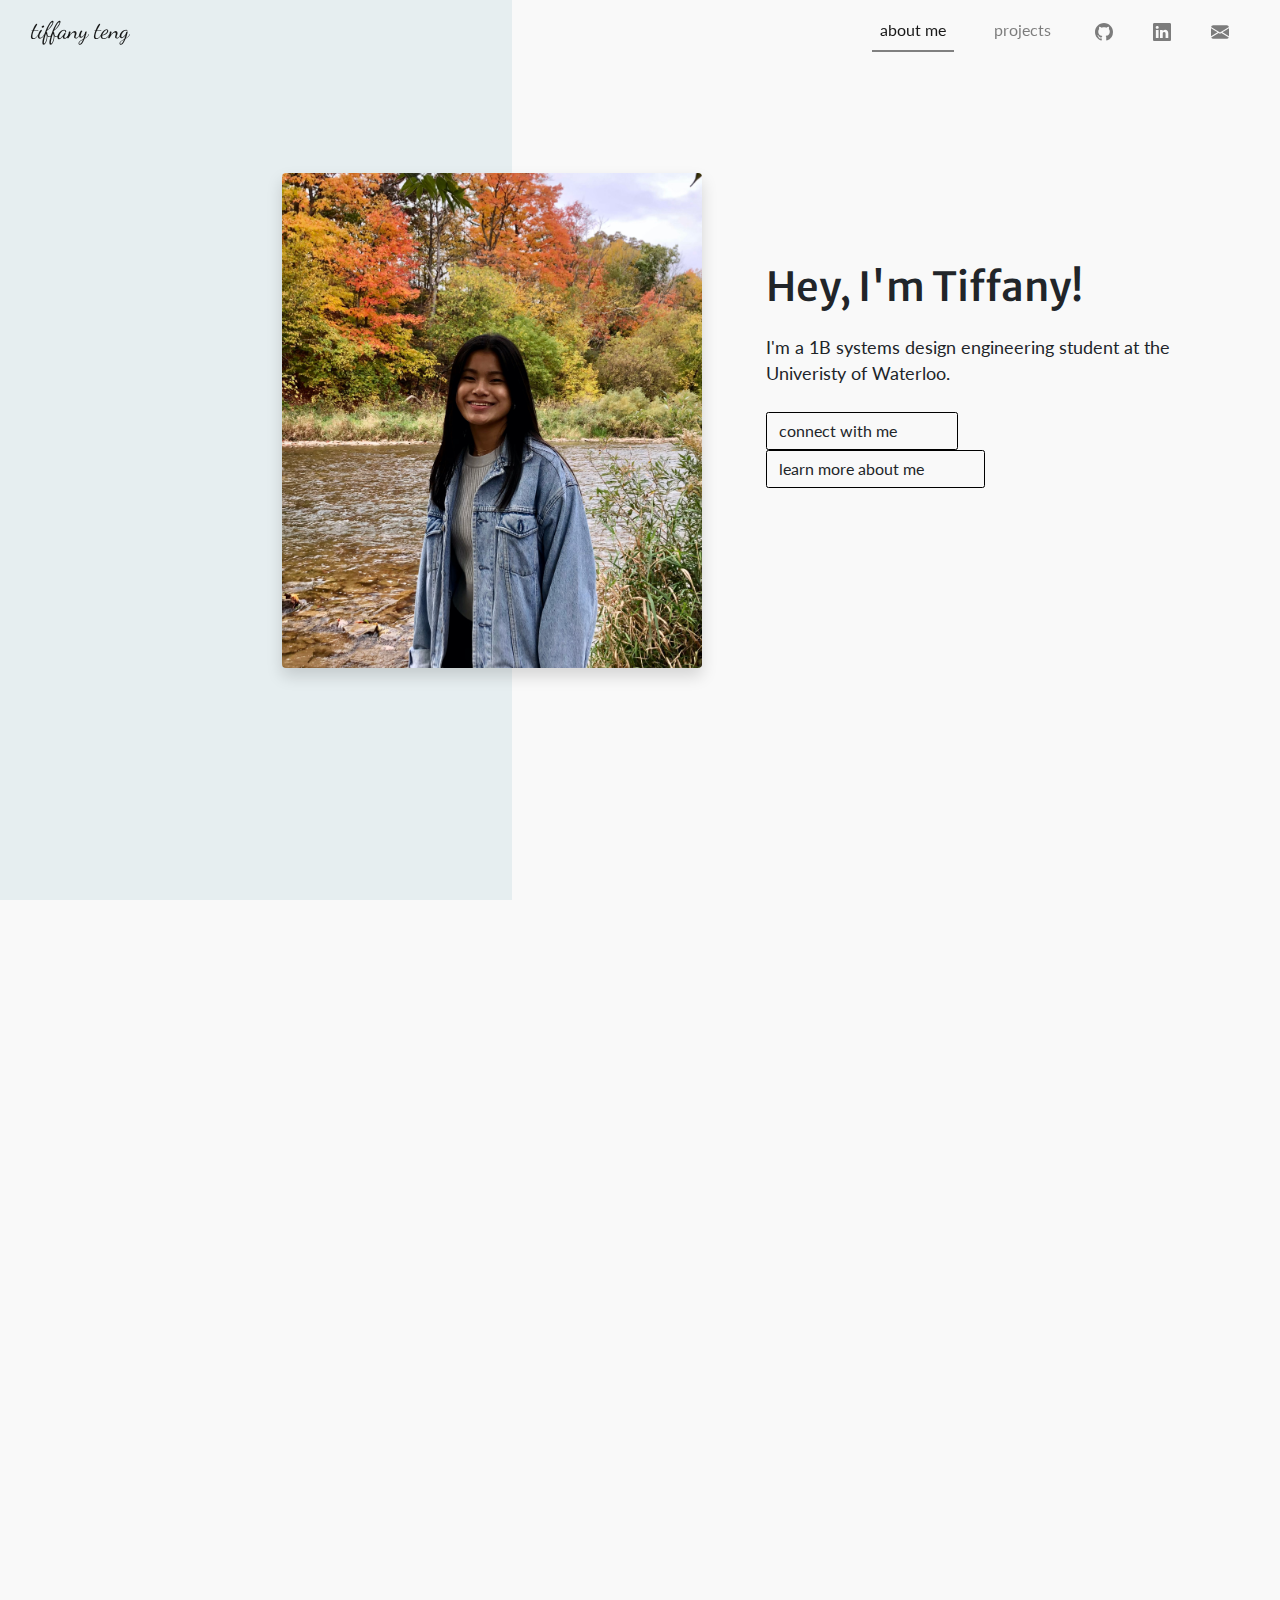
<file: index.html>
<!doctype html>
<html lang="en">
  <head>
    <!-- Required meta tags -->
    <meta charset="utf-8">
    <meta name="viewport" content="width=device-width, initial-scale=1">

    <!-- Bootstrap CSS -->
    <link rel="stylesheet" href="https://stackpath.bootstrapcdn.com/bootstrap/4.3.1/css/bootstrap.min.css" integrity="sha384-ggOyR0iXCbMQv3Xipma34MD+dH/1fQ784/j6cY/iJTQUOhcWr7x9JvoRxT2MZw1T" crossorigin="anonymous">
    <link rel="stylesheet" href="styles.css" />
   
   
    <!--<link rel="stylesheet" href="bootstrap/css/bootstrap.min.css">-->

    <title>tiffany teng</title>
    <!-- nav bar -->
    <nav class="navbar navbar-expand-lg fixed-top navbar-light bg-colour-1"> <!--or bg-light instead of bg-colour to make the nav bar a diff colour-->
      <div class="container-fluid">
        <a class="navbar-brand" href="index.html">tiffany teng</a>
        <button class="navbar-toggler" type="button" data-bs-toggle="collapse" data-bs-target="#navbarNav" aria-controls="navbarNav" aria-expanded="false" aria-label="Toggle navigation">
          <span class="navbar-toggler-icon"></span>
        </button>
        <div class="collapse navbar-collapse" id="navbarNav">
          <ul class="navbar-nav">
            <li class="nav-item">
              <a class="nav-link active" aria-current="page" href="index.html">about me</a>
            </li>
            <li class="nav-item">
              <a class="nav-link" href="projects/blaze.html">projects</a>
            </li>
            <li class="nav-item social-icon">
              <a class="nav-link" href="https://github.com/tiffanyteng1"><svg xmlns="http://www.w3.org/2000/svg" width="18" height="18" fill="currentColor" class="bi bi-github" viewBox="0 0 16 16">
                  <path d="M8 0C3.58 0 0 3.58 0 8c0 3.54 2.29 6.53 5.47 7.59.4.07.55-.17.55-.38 0-.19-.01-.82-.01-1.49-2.01.37-2.53-.49-2.69-.94-.09-.23-.48-.94-.82-1.13-.28-.15-.68-.52-.01-.53.63-.01 1.08.58 1.23.82.72 1.21 1.87.87 2.33.66.07-.52.28-.87.51-1.07-1.78-.2-3.64-.89-3.64-3.95 0-.87.31-1.59.82-2.15-.08-.2-.36-1.02.08-2.12 0 0 .67-.21 2.2.82.64-.18 1.32-.27 2-.27.68 0 1.36.09 2 .27 1.53-1.04 2.2-.82 2.2-.82.44 1.1.16 1.92.08 2.12.51.56.82 1.27.82 2.15 0 3.07-1.87 3.75-3.65 3.95.29.25.54.73.54 1.48 0 1.07-.01 1.93-.01 2.2 0 .21.15.46.55.38A8.012 8.012 0 0 0 16 8c0-4.42-3.58-8-8-8z"/>
                </svg></a>
            </li>
            <li class="nav-item social-icon">
                <a class="nav-link" href="www.linkedin.com/in/tiffany--teng"><svg xmlns="http://www.w3.org/2000/svg" width="18" height="18" fill="currentColor" class="bi bi-linkedin" viewBox="0 0 16 16">
                  <path d="M0 1.146C0 .513.526 0 1.175 0h13.65C15.474 0 16 .513 16 1.146v13.708c0 .633-.526 1.146-1.175 1.146H1.175C.526 16 0 15.487 0 14.854V1.146zm4.943 12.248V6.169H2.542v7.225h2.401zm-1.2-8.212c.837 0 1.358-.554 1.358-1.248-.015-.709-.52-1.248-1.342-1.248-.822 0-1.359.54-1.359 1.248 0 .694.521 1.248 1.327 1.248h.016zm4.908 8.212V9.359c0-.216.016-.432.08-.586.173-.431.568-.878 1.232-.878.869 0 1.216.662 1.216 1.634v3.865h2.401V9.25c0-2.22-1.184-3.252-2.764-3.252-1.274 0-1.845.7-2.165 1.193v.025h-.016a5.54 5.54 0 0 1 .016-.025V6.169h-2.4c.03.678 0 7.225 0 7.225h2.4z"/>
                </svg></a>
            </li>
            <li class="nav-item social-icon">
                <a class="nav-link" href="mailto: tiffany.teng@uwaterloo.ca"><svg xmlns="http://www.w3.org/2000/svg" width="18" height="18" fill="currentColor" class="bi bi-envelope-fill" viewBox="0 0 16 16">
                  <path d="M.05 3.555A2 2 0 0 1 2 2h12a2 2 0 0 1 1.95 1.555L8 8.414.05 3.555zM0 4.697v7.104l5.803-3.558L0 4.697zM6.761 8.83l-6.57 4.027A2 2 0 0 0 2 14h12a2 2 0 0 0 1.808-1.144l-6.57-4.027L8 9.586l-1.239-.757zm3.436-.586L16 11.801V4.697l-5.803 3.546z"/>
                </svg></a>
            </li>
          </ul>
        </div>
      </div>
    </nav>
  

  </head>


  <body>
    <div class="main-background position-relative">  
      <div class="bg-colour front-rec position-absolute"></div>
      <div class="description-container d-flex position-absolute ">
        <img class="img-fluid shadow rounded"  src="photos/about_me.jpg">
        <div class="des-connect">
          <h1>Hey, I'm Tiffany!</h1>
          <p> I'm a 1B systems design engineering student at the Univeristy of Waterloo. </p>
        
          <a class="btn btn-outline" target="_blank" href="www.linkedin.com/in/tiffany--teng">connect with me   </a>
          <a class="btn btn-outline"  href="#aboutme">learn more about me   </a>
        </div>
      </div>
   </div>
   <div id="projects" class="projects-gallery">
    <div class="container">
      <div class="row">
        <div class="col-sm">
          <a href="projects/blaze.html"><img class="img-fluid rounded shadow" src="photos/BLAZE.png" alt="Blaze project"></a>
        </div>
        <div class="col-sm">
          <a href="projects/movegreen.html"><img class="img-fluid rounded shadow" src="photos/movegreen.png" alt="movegreen project"></a>
        </div>
        <div class="col-sm">
          <a href="projects/ufinance.html"><img class="img-fluid rounded shadow" src="photos/ufinance.png" alt="ufinance project"></a>
        </div>
      </div>
    </div>
  </div>  
   <div class="position-relative margin-top">
   <div class="position-absolute right">
      <div class="main-rec bg-colour-3 float-end"></div>
    </div>
    <!-- add reponsive screens to make stack for phones screens-->
    <div  id="aboutme" class="gallery position-absolute text-end ">
      <h1>about me</h1>
      <p class="about-me-description">Some of my favourite things to do are travelling, snowboarding, taking pictures and hanging with my friends. Here are a couple places I visited and feel free to checkout more about my Ecuador Service Trip! </p>
      <div id="gallery" >
        <div class="container">
          <div class="row">
            <div class="col-sm">
              <figure class="">
                <img class="img-fluid gallery-pic rounded shadow" src="photos/banos.jpg" alt="ecuador trip">
                <figcaption><i>Banos, Ecuador</i></figcaption>
                <figcaption><i>mar, 2019</i></figcaption>
                <a href="ecuador-gallery.html">learn more</a>
             </figure>
            </div>
            <div class="col-sm">
              <figure class="">
                <img class="img-fluid gallery-pic rounded shadow" src="photos/IMG_5889.jpg" alt="p.e.i. trip">
                <figcaption><i>East Point, P.E.I.</i></figcaption>
                <figcaption><i>aug, 2019</i></figcaption>
             </figure>
            </div>
            <div class="col-sm">
              <figure class="">
              <img class="img-fluid gallery-pic rounded shadow" src="photos/snowboarding.JPG" alt="snowboarding">
              <figcaption ><i>Georgian Peaks, Ontario</i></figcaption>
              <figcaption ><i>feb, 2019</i></figcaption>
              </figure>
            </div>
          </div>
        </div>
      
  </div>
</div>
     
   

    <!-- Option 1: Bootstrap Bundle with Popper -->
  <script src="https://cdn.jsdelivr.net/npm/bootstrap@5.0.0-beta2/dist/js/bootstrap.bundle.min.js" integrity="sha384-b5kHyXgcpbZJO/tY9Ul7kGkf1S0CWuKcCD38l8YkeH8z8QjE0GmW1gYU5S9FOnJ0" crossorigin="anonymous"></script>

    <!-- Option 2: Separate Popper and Bootstrap JS -->
    <!--
    <script src="https://cdn.jsdelivr.net/npm/@popperjs/core@2.6.0/dist/umd/popper.min.js" integrity="sha384-KsvD1yqQ1/1+IA7gi3P0tyJcT3vR+NdBTt13hSJ2lnve8agRGXTTyNaBYmCR/Nwi" crossorigin="anonymous"></script>
    <script src="https://cdn.jsdelivr.net/npm/bootstrap@5.0.0-beta2/dist/js/bootstrap.min.js" integrity="sha384-nsg8ua9HAw1y0W1btsyWgBklPnCUAFLuTMS2G72MMONqmOymq585AcH49TLBQObG" crossorigin="anonymous"></script>
    -->
  </body>
</html>
</file>
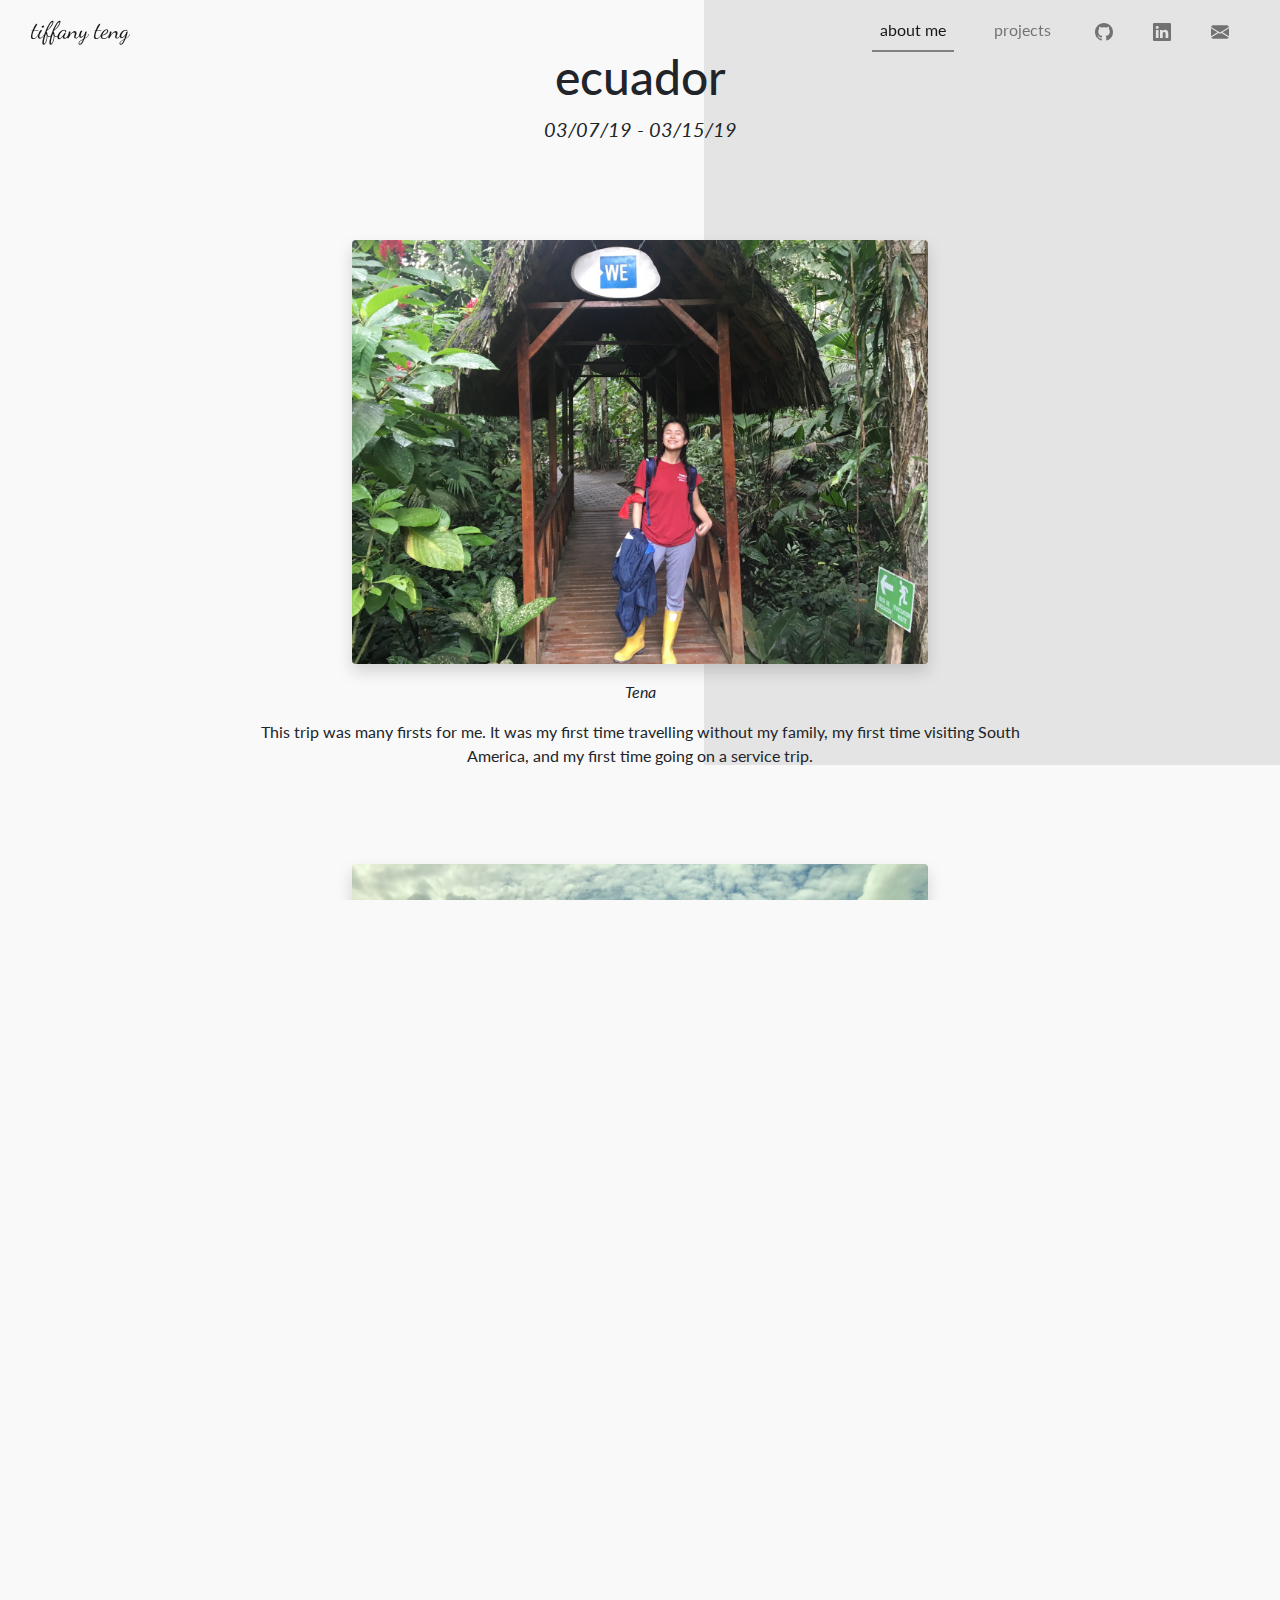
<file: ecuador-gallery.html>
<!doctype html>
<html lang="en">
  <head>
    <!-- Required meta tags -->
    <meta charset="utf-8">
    <meta name="viewport" content="width=device-width, initial-scale=1">

    <!-- Bootstrap CSS -->
    <link rel="stylesheet" href="https://stackpath.bootstrapcdn.com/bootstrap/4.3.1/css/bootstrap.min.css" integrity="sha384-ggOyR0iXCbMQv3Xipma34MD+dH/1fQ784/j6cY/iJTQUOhcWr7x9JvoRxT2MZw1T" crossorigin="anonymous">
    <link rel="stylesheet" href="styles.css" />
    <link rel="preconnect" href="https://fonts.gstatic.com">
   
    <!--<link rel="stylesheet" href="bootstrap/css/bootstrap.min.css">-->

    <title>tiffany teng</title>
    <!-- nav bar -->
    <nav class="navbar navbar-expand-lg fixed-top navbar-light bg-colour-1"> <!--or bg-light instead of bg-colour to make the nav bar a diff colour-->
      <div class="container-fluid">
        <a class="navbar-brand" href="index.html">tiffany teng</a>
        <button class="navbar-toggler" type="button" data-bs-toggle="collapse" data-bs-target="#navbarNav" aria-controls="navbarNav" aria-expanded="false" aria-label="Toggle navigation">
          <span class="navbar-toggler-icon"></span>
        </button>
        <div class="collapse navbar-collapse" id="navbarNav">
          <ul class="navbar-nav">
            <li class="nav-item">
              <a class="nav-link active" aria-current="page" href="index.html">about me</a>
            </li>
            <li class="nav-item">
              <a class="nav-link" href="projects/blaze.html">projects</a>
            </li>
            <li class="nav-item social-icon">
              <a class="nav-link" target="_blank" href="https://github.com/tiffanyteng1"><svg xmlns="http://www.w3.org/2000/svg" width="18" height="18" fill="currentColor" class="bi bi-github" viewBox="0 0 16 16">
                  <path d="M8 0C3.58 0 0 3.58 0 8c0 3.54 2.29 6.53 5.47 7.59.4.07.55-.17.55-.38 0-.19-.01-.82-.01-1.49-2.01.37-2.53-.49-2.69-.94-.09-.23-.48-.94-.82-1.13-.28-.15-.68-.52-.01-.53.63-.01 1.08.58 1.23.82.72 1.21 1.87.87 2.33.66.07-.52.28-.87.51-1.07-1.78-.2-3.64-.89-3.64-3.95 0-.87.31-1.59.82-2.15-.08-.2-.36-1.02.08-2.12 0 0 .67-.21 2.2.82.64-.18 1.32-.27 2-.27.68 0 1.36.09 2 .27 1.53-1.04 2.2-.82 2.2-.82.44 1.1.16 1.92.08 2.12.51.56.82 1.27.82 2.15 0 3.07-1.87 3.75-3.65 3.95.29.25.54.73.54 1.48 0 1.07-.01 1.93-.01 2.2 0 .21.15.46.55.38A8.012 8.012 0 0 0 16 8c0-4.42-3.58-8-8-8z"/>
                </svg></a>
            </li>
            <li class="nav-item social-icon">
                <a class="nav-link" target="_blank" href="www.linkedin.com/in/tiffany--teng"><svg xmlns="http://www.w3.org/2000/svg" width="18" height="18" fill="currentColor" class="bi bi-linkedin" viewBox="0 0 16 16">
                  <path d="M0 1.146C0 .513.526 0 1.175 0h13.65C15.474 0 16 .513 16 1.146v13.708c0 .633-.526 1.146-1.175 1.146H1.175C.526 16 0 15.487 0 14.854V1.146zm4.943 12.248V6.169H2.542v7.225h2.401zm-1.2-8.212c.837 0 1.358-.554 1.358-1.248-.015-.709-.52-1.248-1.342-1.248-.822 0-1.359.54-1.359 1.248 0 .694.521 1.248 1.327 1.248h.016zm4.908 8.212V9.359c0-.216.016-.432.08-.586.173-.431.568-.878 1.232-.878.869 0 1.216.662 1.216 1.634v3.865h2.401V9.25c0-2.22-1.184-3.252-2.764-3.252-1.274 0-1.845.7-2.165 1.193v.025h-.016a5.54 5.54 0 0 1 .016-.025V6.169h-2.4c.03.678 0 7.225 0 7.225h2.4z"/>
                </svg></a>
            </li>
            <li class="nav-item social-icon">
                <a class="nav-link" target= "_blank" href="mailto: tiffany.teng@uwaterloo.ca"><svg xmlns="http://www.w3.org/2000/svg" width="18" height="18" fill="currentColor" class="bi bi-envelope-fill" viewBox="0 0 16 16">
                  <path d="M.05 3.555A2 2 0 0 1 2 2h12a2 2 0 0 1 1.95 1.555L8 8.414.05 3.555zM0 4.697v7.104l5.803-3.558L0 4.697zM6.761 8.83l-6.57 4.027A2 2 0 0 0 2 14h12a2 2 0 0 0 1.808-1.144l-6.57-4.027L8 9.586l-1.239-.757zm3.436-.586L16 11.801V4.697l-5.803 3.546z"/>
                </svg></a>
            </li>
          </ul>
        </div>
      </div>
    </nav>
   
  </head>

  <body>
    <div class="position-relative">
    <div class="container-1 right position-absolute">
      <div class="gallery-box bg-colour-3"></div>
    </div>
    <div class="d-flex photos-container position-absolute justify-content-center  ">
        <div>
            <h1>ecuador</h1>
            <p id="date"><i>03/07/19 - 03/15/19</i></p>
        </div>
        <div>
            <img class="img-fluid rounded shadow photos-adjust" src="photos/IMG_2999.JPG">
            <p class="description-adjust text-end"><i>Tena</i></p>
            <p class="description-adjust">This trip was many firsts for me. It was my first time travelling without my family, my first time visiting South America, and my first time going on a service trip.  </p>
        </div>
        <div>
          <img class="img-fluid rounded shadow photos-adjust" src="photos/ecuador-school.jpg">
          <p class="description-adjust text-end"><i>Tena</i></p>
          <p class="description-adjust">We helped mix concrete, paint, and sand the kitchen that was being built for a nearby school.</p>
        </div>
        <div>
          <img class="img-fluid rounded shadow photos-adjust" src="photos/ecuador-amazon.jpg">
          <p class="description-adjust text-end"><i>Napo River, Tena</i></p>
          <p class="description-adjust">We also had the opportunity to stay on a WE campsite. We learned a lot about the culture in Ecuador, including trying new foods, learning their customs, and speaking to the locals about their way of life.</p>
        </div>
        <div>
          <img class="img-fluid rounded shadow photos-adjust" src="photos/IMG_2741.JPG">
          <p class="description-adjust text-end"><i>Reserva Geobontanica Pululahua</i></p>
          <p class="description-adjust">I had the amazing opportunity to experience a different culture, see beautiful new sights, and spend more time with friends. This was one of my favourite trips. </p>
        </div>
    </div>
  </div>

 
    <!-- Option 1: Bootstrap Bundle with Popper -->
  <script src="https://cdn.jsdelivr.net/npm/bootstrap@5.0.0-beta2/dist/js/bootstrap.bundle.min.js" integrity="sha384-b5kHyXgcpbZJO/tY9Ul7kGkf1S0CWuKcCD38l8YkeH8z8QjE0GmW1gYU5S9FOnJ0" crossorigin="anonymous"></script>

    <!-- Option 2: Separate Popper and Bootstrap JS -->
    <!--
    <script src="https://cdn.jsdelivr.net/npm/@popperjs/core@2.6.0/dist/umd/popper.min.js" integrity="sha384-KsvD1yqQ1/1+IA7gi3P0tyJcT3vR+NdBTt13hSJ2lnve8agRGXTTyNaBYmCR/Nwi" crossorigin="anonymous"></script>
    <script src="https://cdn.jsdelivr.net/npm/bootstrap@5.0.0-beta2/dist/js/bootstrap.min.js" integrity="sha384-nsg8ua9HAw1y0W1btsyWgBklPnCUAFLuTMS2G72MMONqmOymq585AcH49TLBQObG" crossorigin="anonymous"></script>
    -->
  </body>
</html>
</file>
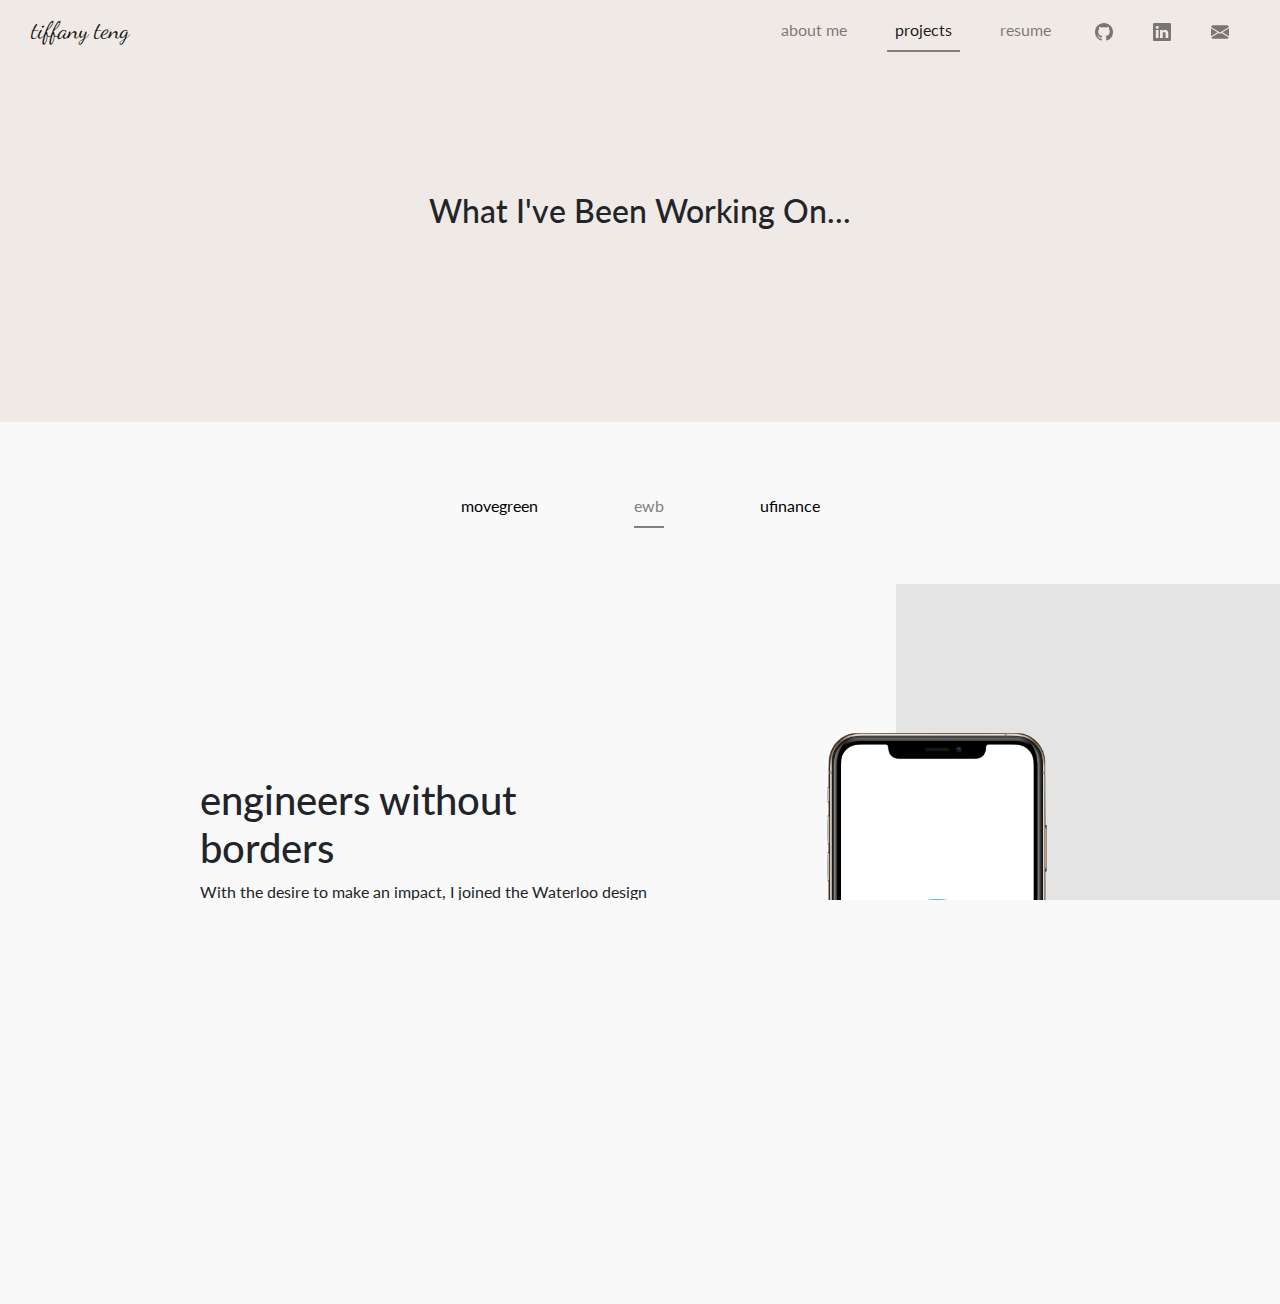
<file: projects-ewb.html>
<!doctype html>
<html lang="en">
  <head>
    <!-- Required meta tags -->
    <meta charset="utf-8">
    <meta name="viewport" content="width=device-width, initial-scale=1">

    <!-- Bootstrap CSS -->
    <link rel="stylesheet" href="https://stackpath.bootstrapcdn.com/bootstrap/4.3.1/css/bootstrap.min.css" integrity="sha384-ggOyR0iXCbMQv3Xipma34MD+dH/1fQ784/j6cY/iJTQUOhcWr7x9JvoRxT2MZw1T" crossorigin="anonymous">
    <link rel="stylesheet" href="styles.css" />
   
    <!--<link rel="stylesheet" href="bootstrap/css/bootstrap.min.css">-->

    <title>tiffany teng</title>
    <!-- nav bar -->
    <nav class="navbar navbar-expand-lg fixed-top navbar-light bg-colour-2">
        <div class="container-fluid">
          <a class="navbar-brand" href="index.html">tiffany teng</a>
          <button class="navbar-toggler" type="button" data-bs-toggle="collapse" data-bs-target="#navbarNav" aria-controls="navbarNav" aria-expanded="false" aria-label="Toggle navigation">
            <span class="navbar-toggler-icon"></span>
          </button>
          <div class="collapse navbar-collapse" id="navbarNav">
            <ul class="navbar-nav">
              <li class="nav-item">
                <a class="nav-link" href="index.html">about me</a>
              </li>
              <li class="nav-item">
                <a class="nav-link active" aria-current="page" href="#">projects</a>
              </li>
              <li class="nav-item">
                <a class="nav-link" href="#">resume</a>
              </li>
              <li class="nav-item social-icon">
                <a class="nav-link" href="https://github.com/tiffanyteng1"><svg xmlns="http://www.w3.org/2000/svg" width="18" height="18" fill="currentColor" class="bi bi-github" viewBox="0 0 16 16">
                    <path d="M8 0C3.58 0 0 3.58 0 8c0 3.54 2.29 6.53 5.47 7.59.4.07.55-.17.55-.38 0-.19-.01-.82-.01-1.49-2.01.37-2.53-.49-2.69-.94-.09-.23-.48-.94-.82-1.13-.28-.15-.68-.52-.01-.53.63-.01 1.08.58 1.23.82.72 1.21 1.87.87 2.33.66.07-.52.28-.87.51-1.07-1.78-.2-3.64-.89-3.64-3.95 0-.87.31-1.59.82-2.15-.08-.2-.36-1.02.08-2.12 0 0 .67-.21 2.2.82.64-.18 1.32-.27 2-.27.68 0 1.36.09 2 .27 1.53-1.04 2.2-.82 2.2-.82.44 1.1.16 1.92.08 2.12.51.56.82 1.27.82 2.15 0 3.07-1.87 3.75-3.65 3.95.29.25.54.73.54 1.48 0 1.07-.01 1.93-.01 2.2 0 .21.15.46.55.38A8.012 8.012 0 0 0 16 8c0-4.42-3.58-8-8-8z"/>
                  </svg></a>
              </li>
              <li class="nav-item social-icon">
                  <a class="nav-link" href="www.linkedin.com/in/tiffany--teng"><svg xmlns="http://www.w3.org/2000/svg" width="18" height="18" fill="currentColor" class="bi bi-linkedin" viewBox="0 0 16 16">
                    <path d="M0 1.146C0 .513.526 0 1.175 0h13.65C15.474 0 16 .513 16 1.146v13.708c0 .633-.526 1.146-1.175 1.146H1.175C.526 16 0 15.487 0 14.854V1.146zm4.943 12.248V6.169H2.542v7.225h2.401zm-1.2-8.212c.837 0 1.358-.554 1.358-1.248-.015-.709-.52-1.248-1.342-1.248-.822 0-1.359.54-1.359 1.248 0 .694.521 1.248 1.327 1.248h.016zm4.908 8.212V9.359c0-.216.016-.432.08-.586.173-.431.568-.878 1.232-.878.869 0 1.216.662 1.216 1.634v3.865h2.401V9.25c0-2.22-1.184-3.252-2.764-3.252-1.274 0-1.845.7-2.165 1.193v.025h-.016a5.54 5.54 0 0 1 .016-.025V6.169h-2.4c.03.678 0 7.225 0 7.225h2.4z"/>
                  </svg></a>
              </li>
              <li class="nav-item social-icon">
                  <a class="nav-link" href="mailto: tiffany.teng@uwaterloo.ca"><svg xmlns="http://www.w3.org/2000/svg" width="18" height="18" fill="currentColor" class="bi bi-envelope-fill" viewBox="0 0 16 16">
                    <path d="M.05 3.555A2 2 0 0 1 2 2h12a2 2 0 0 1 1.95 1.555L8 8.414.05 3.555zM0 4.697v7.104l5.803-3.558L0 4.697zM6.761 8.83l-6.57 4.027A2 2 0 0 0 2 14h12a2 2 0 0 0 1.808-1.144l-6.57-4.027L8 9.586l-1.239-.757zm3.436-.586L16 11.801V4.697l-5.803 3.546z"/>
                  </svg></a>
              </li>
            </ul>
          </div>
        </div>
      </nav>
   
  </head>


  <body>
    <!--projects header and navigation-->
    <div>
      <div class="main-background bg-colour-2">
        <h2 id="projects-header">What I've Been Working On...</h2>
      </div>
      <div class="container projects-nav navbar">
        <div  id="projectsNav">
          <ul class="navbar-nav flex-row ">
            <li class="nav-item padding-extra">
              <a class="nav-link"  href="projects-movegreen.html">movegreen</a>
            </li>
            <li class="nav-item padding-extra">
              <a class="nav-link active" aria-current="page" href="projects-ewb.html">ewb</a>
            </li>
            <li class="nav-item padding-extra">
              <a class="nav-link" href="projects-ufinance.html">ufinance</a>
            </li>
          </ul>
        </div>
       </div>
    </div>

    <!--ewb section-->
    
    <div class="position-relative">
      <div class="position-absolute d-flex right" >
        <div class="ewb-rec bg-colour-3 float-end"></div>
      </div>
      <div class="position-absolute d-flex subsection">
        <div class="ewb-description">
          <h1 id="ewb-title">engineers without borders</h1>
          <p >With the desire to make an impact, I joined the Waterloo design chapter for Engineers without Borders. This club provided the chance to use my skills for projects that will make a real difference in many lives. 
          <br><br>Alongisde the Wazi Co. team, our Waterloo design chapter is aiding in the development of their web application to allow accesible mental health services to people across Nairobi, Kenya. As a developer on the team, I helped in researching user flow , prototyping, and developing different components of the web application.</p>
          <a  class="btn btn-outline" target="_blank" href="https://www.wazi.co/">learn more</a>
        </div>
        <img id="ewb-pic" src="photos/wazi-screen.png">
      </div>
    </div>


    
    

     
  
    <!-- Option 1: Bootstrap Bundle with Popper -->
  <script src="https://cdn.jsdelivr.net/npm/bootstrap@5.0.0-beta2/dist/js/bootstrap.bundle.min.js" integrity="sha384-b5kHyXgcpbZJO/tY9Ul7kGkf1S0CWuKcCD38l8YkeH8z8QjE0GmW1gYU5S9FOnJ0" crossorigin="anonymous"></script>

    <!-- Option 2: Separate Popper and Bootstrap JS -->
    <!--
    <script src="https://cdn.jsdelivr.net/npm/@popperjs/core@2.6.0/dist/umd/popper.min.js" integrity="sha384-KsvD1yqQ1/1+IA7gi3P0tyJcT3vR+NdBTt13hSJ2lnve8agRGXTTyNaBYmCR/Nwi" crossorigin="anonymous"></script>
    <script src="https://cdn.jsdelivr.net/npm/bootstrap@5.0.0-beta2/dist/js/bootstrap.min.js" integrity="sha384-nsg8ua9HAw1y0W1btsyWgBklPnCUAFLuTMS2G72MMONqmOymq585AcH49TLBQObG" crossorigin="anonymous"></script>
    -->
  </body>
</html>
</file>
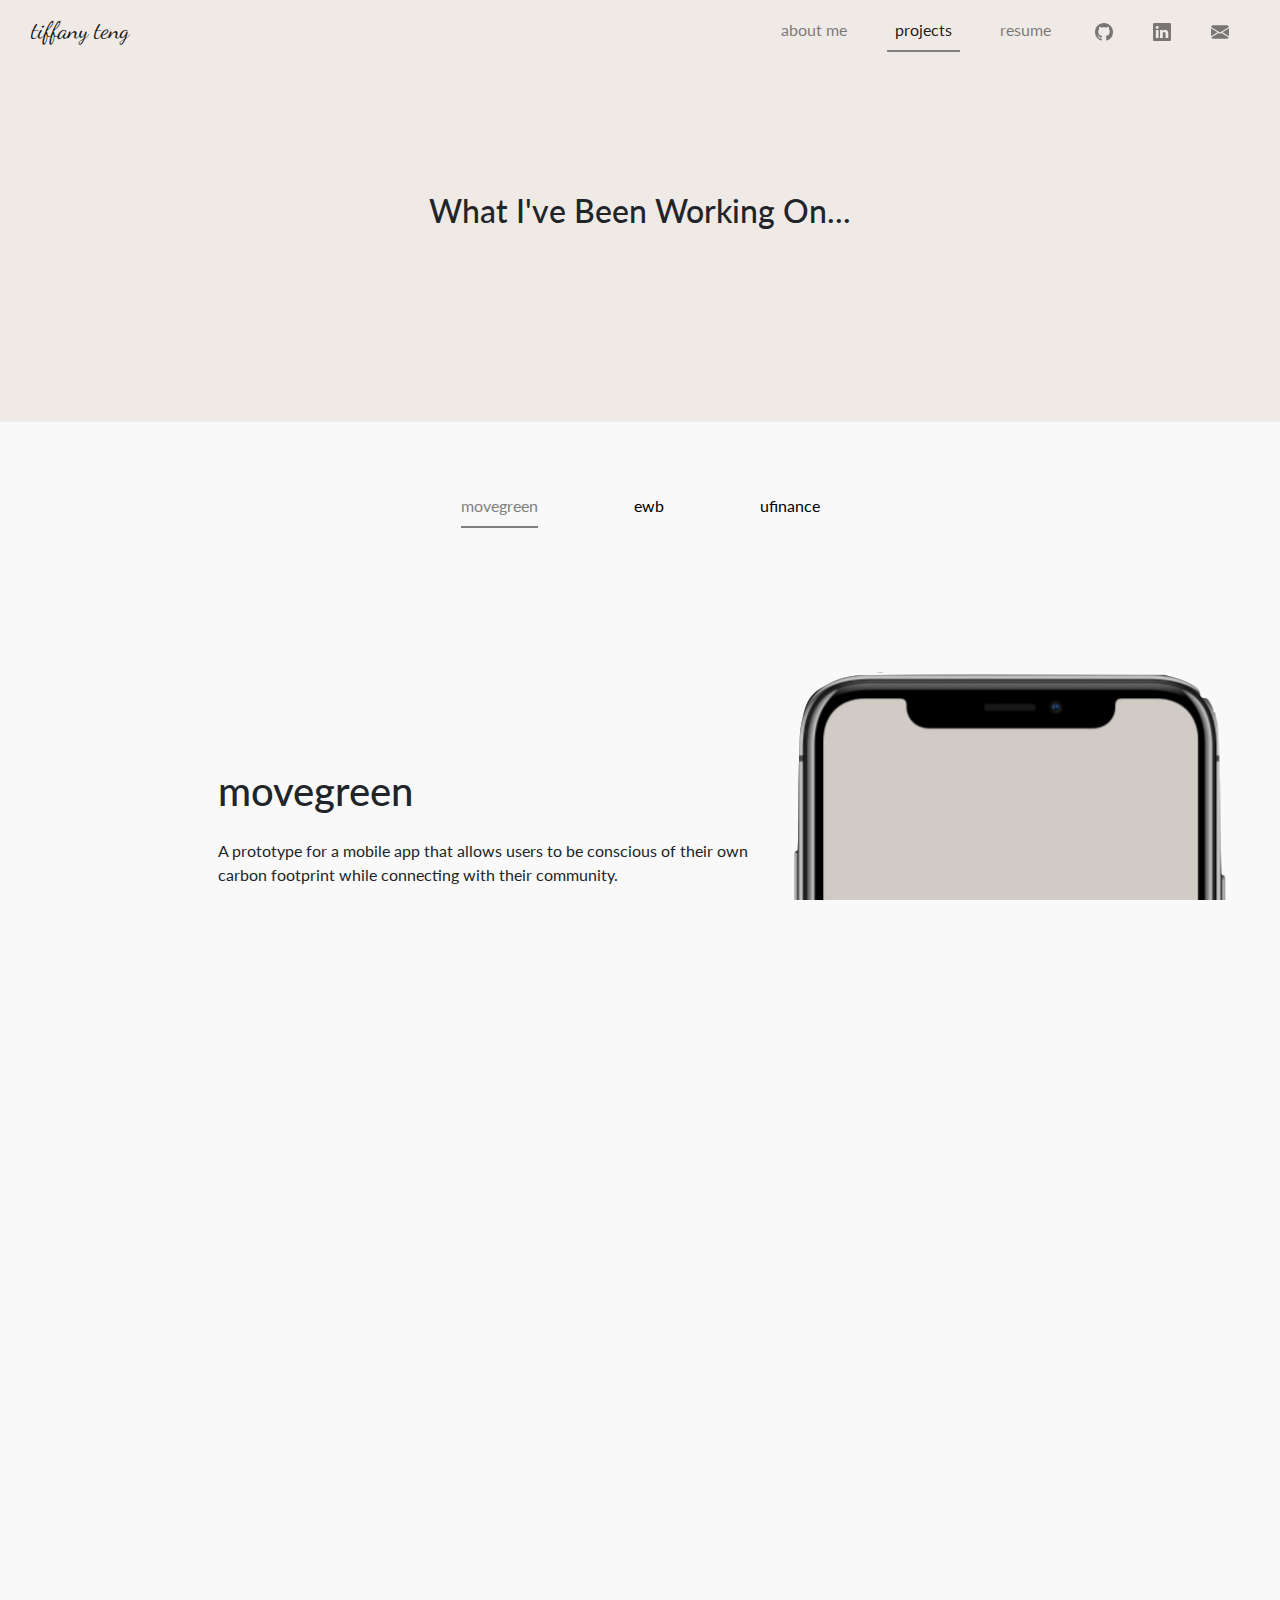
<file: projects-movegreen.html>
<!doctype html>
<html lang="en">
  <head>
    <!-- Required meta tags -->
    <meta charset="utf-8">
    <meta name="viewport" content="width=device-width, initial-scale=1">

    <!-- Bootstrap CSS -->
    <link rel="stylesheet" href="https://stackpath.bootstrapcdn.com/bootstrap/4.3.1/css/bootstrap.min.css" integrity="sha384-ggOyR0iXCbMQv3Xipma34MD+dH/1fQ784/j6cY/iJTQUOhcWr7x9JvoRxT2MZw1T" crossorigin="anonymous">
    <link rel="stylesheet" href="styles.css" />
   
    <!--<link rel="stylesheet" href="bootstrap/css/bootstrap.min.css">-->

    <title>tiffany teng</title>
    <!-- nav bar -->
    <nav class="navbar navbar-expand-lg fixed-top navbar-light bg-colour-2">
        <div class="container-fluid">
          <a class="navbar-brand" href="index.html">tiffany teng</a>
          <button class="navbar-toggler" type="button" data-bs-toggle="collapse" data-bs-target="#navbarNav" aria-controls="navbarNav" aria-expanded="false" aria-label="Toggle navigation">
            <span class="navbar-toggler-icon"></span>
          </button>
          <div class="collapse navbar-collapse" id="navbarNav">
            <ul class="navbar-nav">
              <li class="nav-item">
                <a class="nav-link" href="index.html">about me</a>
              </li>
              <li class="nav-item">
                <a class="nav-link active" aria-current="page" href="#">projects</a>
              </li>
              <li class="nav-item">
                <a class="nav-link" href="#">resume</a>
              </li>
              <li class="nav-item social-icon">
                <a class="nav-link" href="https://github.com/tiffanyteng1"><svg xmlns="http://www.w3.org/2000/svg" width="18" height="18" fill="currentColor" class="bi bi-github" viewBox="0 0 16 16">
                    <path d="M8 0C3.58 0 0 3.58 0 8c0 3.54 2.29 6.53 5.47 7.59.4.07.55-.17.55-.38 0-.19-.01-.82-.01-1.49-2.01.37-2.53-.49-2.69-.94-.09-.23-.48-.94-.82-1.13-.28-.15-.68-.52-.01-.53.63-.01 1.08.58 1.23.82.72 1.21 1.87.87 2.33.66.07-.52.28-.87.51-1.07-1.78-.2-3.64-.89-3.64-3.95 0-.87.31-1.59.82-2.15-.08-.2-.36-1.02.08-2.12 0 0 .67-.21 2.2.82.64-.18 1.32-.27 2-.27.68 0 1.36.09 2 .27 1.53-1.04 2.2-.82 2.2-.82.44 1.1.16 1.92.08 2.12.51.56.82 1.27.82 2.15 0 3.07-1.87 3.75-3.65 3.95.29.25.54.73.54 1.48 0 1.07-.01 1.93-.01 2.2 0 .21.15.46.55.38A8.012 8.012 0 0 0 16 8c0-4.42-3.58-8-8-8z"/>
                  </svg></a>
              </li>
              <li class="nav-item social-icon">
                  <a class="nav-link" href="www.linkedin.com/in/tiffany--teng"><svg xmlns="http://www.w3.org/2000/svg" width="18" height="18" fill="currentColor" class="bi bi-linkedin" viewBox="0 0 16 16">
                    <path d="M0 1.146C0 .513.526 0 1.175 0h13.65C15.474 0 16 .513 16 1.146v13.708c0 .633-.526 1.146-1.175 1.146H1.175C.526 16 0 15.487 0 14.854V1.146zm4.943 12.248V6.169H2.542v7.225h2.401zm-1.2-8.212c.837 0 1.358-.554 1.358-1.248-.015-.709-.52-1.248-1.342-1.248-.822 0-1.359.54-1.359 1.248 0 .694.521 1.248 1.327 1.248h.016zm4.908 8.212V9.359c0-.216.016-.432.08-.586.173-.431.568-.878 1.232-.878.869 0 1.216.662 1.216 1.634v3.865h2.401V9.25c0-2.22-1.184-3.252-2.764-3.252-1.274 0-1.845.7-2.165 1.193v.025h-.016a5.54 5.54 0 0 1 .016-.025V6.169h-2.4c.03.678 0 7.225 0 7.225h2.4z"/>
                  </svg></a>
              </li>
              <li class="nav-item social-icon">
                  <a class="nav-link" href="mailto: tiffany.teng@uwaterloo.ca"><svg xmlns="http://www.w3.org/2000/svg" width="18" height="18" fill="currentColor" class="bi bi-envelope-fill" viewBox="0 0 16 16">
                    <path d="M.05 3.555A2 2 0 0 1 2 2h12a2 2 0 0 1 1.95 1.555L8 8.414.05 3.555zM0 4.697v7.104l5.803-3.558L0 4.697zM6.761 8.83l-6.57 4.027A2 2 0 0 0 2 14h12a2 2 0 0 0 1.808-1.144l-6.57-4.027L8 9.586l-1.239-.757zm3.436-.586L16 11.801V4.697l-5.803 3.546z"/>
                  </svg></a>
              </li>
            </ul>
          </div>
        </div>
      </nav>
   
  </head>


  <body>
    <!--projects header and navigation-->
    <div>
      <div class="main-background bg-colour-2">
        <h2 id="projects-header">What I've Been Working On...</h2>
      </div>
      <div class="container projects-nav navbar">
        <div  id="projectsNav">
          <ul class="navbar-nav flex-row ">
            <li class="nav-item padding-extra">
              <a class="nav-link active" aria-current="page" href="projects-movegreen.html">movegreen</a>
            </li>
            <li class="nav-item padding-extra">
              <a class="nav-link"  href="projects-ewb.html">ewb</a>
            </li>
            <li class="nav-item padding-extra">
              <a class="nav-link" href="projects-ufinance.html">ufinance</a>
            </li>
          </ul>
        </div>
       </div>
    </div>

    <!--movegreen section-->
    <div class="wrapper">
      <div class="section d-flex">
        <div class="subsection-1">
          <h1 id="movegreen-title">movegreen</h1>
          <p id="movegreen-des">A prototype for a mobile app that allows users to be conscious of their own carbon footprint while connecting with their community.</p>  
          <a class="btn btn-outline" href="#demo">view live demo</a>
        </div>
        <img class="img-fluid mg-pic-adjust" src="photos/mg-landing-page.png">
      </div>

      <div class="section d-flex">
        <div class="mg-rec bg-colour-3"></div>
      <div class="d-flex flex-column shift-left">
        <!--<div class="section d-flex">
          
          <div class="subsection-2 ">
            <p id="movegreen-des">Users are able to make their own profile and connect with their friends! Acts as both a carbon footprint tracker and travel journey!</p>
          </div>
        </div>-->
        <div class="section d-flex">
          <img class="img-fluid mg-pic-adjust more-img-padding" src="photos/mg-profile-page.png">
          <img class="img-fluid mg-pic-adjust more-img-padding"src="photos/movegreen_front.png">
          <div class="subsection-2 ">
            <h2 id="movegreen-des" class="extra-margin">track your carbon footprint</h2>
            <p id="movegreen-des" class="extra-margin"> Users track their own and can see their friends' travel desitnations with the associated carbon footprint (a 0-4 scale depending on the mode of transportation).</p>
          </div>
        </div>
        <iframe id="demo" style="border: 1px solid rgba(0, 0, 0, 0.1);" width="800" height="450" src="https://www.figma.com/embed?embed_host=share&url=https%3A%2F%2Fwww.figma.com%2Fproto%2Fo0YRvOnuTMl47TxflvAcvR%2FHackAttack-2020-Copy%3Fnode-id%3D72%253A4%26scaling%3Dcontain%26page-id%3D0%253A1" allowfullscreen></iframe>
        <a href="https://www.figma.com/proto/o0YRvOnuTMl47TxflvAcvR/HackAttack-2020-Copy?node-id=72%3A4&scaling=contain&page-id=0%3A1">view in separate tab</a>
      </div>
      
      </div>
    </div>
     
  
    <!-- Option 1: Bootstrap Bundle with Popper -->
  <script src="https://cdn.jsdelivr.net/npm/bootstrap@5.0.0-beta2/dist/js/bootstrap.bundle.min.js" integrity="sha384-b5kHyXgcpbZJO/tY9Ul7kGkf1S0CWuKcCD38l8YkeH8z8QjE0GmW1gYU5S9FOnJ0" crossorigin="anonymous"></script>

    <!-- Option 2: Separate Popper and Bootstrap JS -->
    <!--
    <script src="https://cdn.jsdelivr.net/npm/@popperjs/core@2.6.0/dist/umd/popper.min.js" integrity="sha384-KsvD1yqQ1/1+IA7gi3P0tyJcT3vR+NdBTt13hSJ2lnve8agRGXTTyNaBYmCR/Nwi" crossorigin="anonymous"></script>
    <script src="https://cdn.jsdelivr.net/npm/bootstrap@5.0.0-beta2/dist/js/bootstrap.min.js" integrity="sha384-nsg8ua9HAw1y0W1btsyWgBklPnCUAFLuTMS2G72MMONqmOymq585AcH49TLBQObG" crossorigin="anonymous"></script>
    -->
  </body>
</html>
</file>
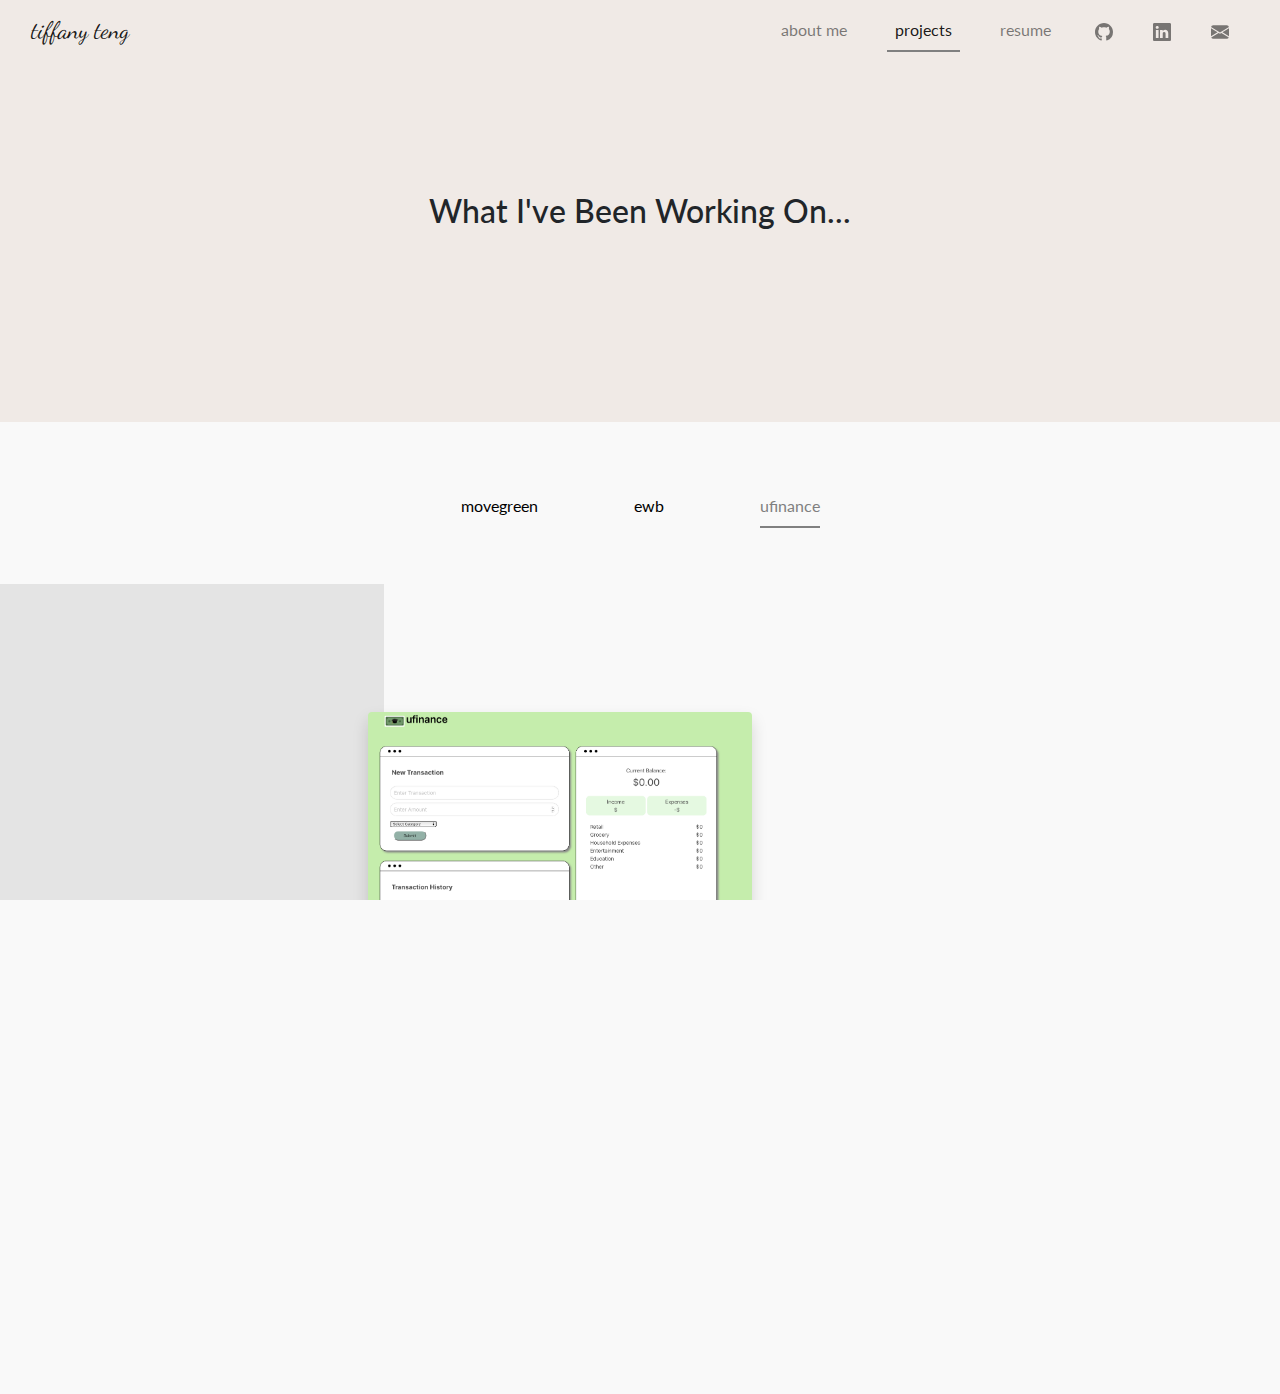
<file: projects-ufinance.html>
<!doctype html>
<html lang="en">
  <head>
    <!-- Required meta tags -->
    <meta charset="utf-8">
    <meta name="viewport" content="width=device-width, initial-scale=1">

    <!-- Bootstrap CSS -->
    <link rel="stylesheet" href="https://stackpath.bootstrapcdn.com/bootstrap/4.3.1/css/bootstrap.min.css" integrity="sha384-ggOyR0iXCbMQv3Xipma34MD+dH/1fQ784/j6cY/iJTQUOhcWr7x9JvoRxT2MZw1T" crossorigin="anonymous">
    <link rel="stylesheet" href="styles.css" />
   
    <!--<link rel="stylesheet" href="bootstrap/css/bootstrap.min.css">-->

    <title>tiffany teng</title>
    <!-- nav bar -->
    <nav class="navbar navbar-expand-lg fixed-top navbar-light bg-colour-2">
        <div class="container-fluid">
          <a class="navbar-brand" href="index.html">tiffany teng</a>
          <button class="navbar-toggler" type="button" data-bs-toggle="collapse" data-bs-target="#navbarNav" aria-controls="navbarNav" aria-expanded="false" aria-label="Toggle navigation">
            <span class="navbar-toggler-icon"></span>
          </button>
          <div class="collapse navbar-collapse" id="navbarNav">
            <ul class="navbar-nav">
              <li class="nav-item">
                <a class="nav-link" href="index.html">about me</a>
              </li>
              <li class="nav-item">
                <a class="nav-link active" aria-current="page" href="#">projects</a>
              </li>
              <li class="nav-item">
                <a class="nav-link" href="#">resume</a>
              </li>
              <li class="nav-item social-icon">
                <a class="nav-link" href="https://github.com/tiffanyteng1"><svg xmlns="http://www.w3.org/2000/svg" width="18" height="18" fill="currentColor" class="bi bi-github" viewBox="0 0 16 16">
                    <path d="M8 0C3.58 0 0 3.58 0 8c0 3.54 2.29 6.53 5.47 7.59.4.07.55-.17.55-.38 0-.19-.01-.82-.01-1.49-2.01.37-2.53-.49-2.69-.94-.09-.23-.48-.94-.82-1.13-.28-.15-.68-.52-.01-.53.63-.01 1.08.58 1.23.82.72 1.21 1.87.87 2.33.66.07-.52.28-.87.51-1.07-1.78-.2-3.64-.89-3.64-3.95 0-.87.31-1.59.82-2.15-.08-.2-.36-1.02.08-2.12 0 0 .67-.21 2.2.82.64-.18 1.32-.27 2-.27.68 0 1.36.09 2 .27 1.53-1.04 2.2-.82 2.2-.82.44 1.1.16 1.92.08 2.12.51.56.82 1.27.82 2.15 0 3.07-1.87 3.75-3.65 3.95.29.25.54.73.54 1.48 0 1.07-.01 1.93-.01 2.2 0 .21.15.46.55.38A8.012 8.012 0 0 0 16 8c0-4.42-3.58-8-8-8z"/>
                  </svg></a>
              </li>
              <li class="nav-item social-icon">
                  <a class="nav-link" href="www.linkedin.com/in/tiffany--teng"><svg xmlns="http://www.w3.org/2000/svg" width="18" height="18" fill="currentColor" class="bi bi-linkedin" viewBox="0 0 16 16">
                    <path d="M0 1.146C0 .513.526 0 1.175 0h13.65C15.474 0 16 .513 16 1.146v13.708c0 .633-.526 1.146-1.175 1.146H1.175C.526 16 0 15.487 0 14.854V1.146zm4.943 12.248V6.169H2.542v7.225h2.401zm-1.2-8.212c.837 0 1.358-.554 1.358-1.248-.015-.709-.52-1.248-1.342-1.248-.822 0-1.359.54-1.359 1.248 0 .694.521 1.248 1.327 1.248h.016zm4.908 8.212V9.359c0-.216.016-.432.08-.586.173-.431.568-.878 1.232-.878.869 0 1.216.662 1.216 1.634v3.865h2.401V9.25c0-2.22-1.184-3.252-2.764-3.252-1.274 0-1.845.7-2.165 1.193v.025h-.016a5.54 5.54 0 0 1 .016-.025V6.169h-2.4c.03.678 0 7.225 0 7.225h2.4z"/>
                  </svg></a>
              </li>
              <li class="nav-item social-icon">
                  <a class="nav-link" href="mailto: tiffany.teng@uwaterloo.ca"><svg xmlns="http://www.w3.org/2000/svg" width="18" height="18" fill="currentColor" class="bi bi-envelope-fill" viewBox="0 0 16 16">
                    <path d="M.05 3.555A2 2 0 0 1 2 2h12a2 2 0 0 1 1.95 1.555L8 8.414.05 3.555zM0 4.697v7.104l5.803-3.558L0 4.697zM6.761 8.83l-6.57 4.027A2 2 0 0 0 2 14h12a2 2 0 0 0 1.808-1.144l-6.57-4.027L8 9.586l-1.239-.757zm3.436-.586L16 11.801V4.697l-5.803 3.546z"/>
                  </svg></a>
              </li>
            </ul>
          </div>
        </div>
      </nav>
   
  </head>


  <body>
    <!--projects header and navigation-->
    <div>
      <div class="main-background bg-colour-2">
        <h2 id="projects-header">What I've Been Working On...</h2>
      </div>
      <div class="container projects-nav navbar">
        <div  id="projectsNav">
          <ul class="navbar-nav flex-row ">
            <li class="nav-item padding-extra">
              <a class="nav-link" href="projects-movegreen.html">movegreen</a>
            </li>
            <li class="nav-item padding-extra">
              <a class="nav-link" href="projects-ewb.html">ewb</a>
            </li>
            <li class="nav-item padding-extra">
              <a class="nav-link active" aria-current="page" href="projects-ufinance.html">ufinance</a>
            </li>
          </ul>
        </div>
       </div>
    </div>

    <!--ufinance section-->
    <div class="position-relative">
     <div class="position-absolute">
        <div class="ufinance-rec bg-colour-3"></div>
      </div>
      <div class="position-absolute d-flex ufinance">
        <img id="ufinance-photo" class="img-fluid rounded shadow" src="photos/ufinance web app interface.png">
        <div class="ufinance-description">
          <h1 >ufinance</h1>
          <p >A fully functional web application coded in react to help students keep track of their own income and expenses. Students are also able to see where they spent the most money to help with budgeting.</p>

          <a class="btn btn-outline" target="_blank" href="https://github.com/tiffanyteng1/ufinance-app">view repo</a>
          <a class="btn btn-outline" target="_blank" href="https://sf22o.csb.app/">see live web app</a>
        </div>
      </div>

     
      
      </div>
    </div>
     
  
    <!-- Option 1: Bootstrap Bundle with Popper -->
  <script src="https://cdn.jsdelivr.net/npm/bootstrap@5.0.0-beta2/dist/js/bootstrap.bundle.min.js" integrity="sha384-b5kHyXgcpbZJO/tY9Ul7kGkf1S0CWuKcCD38l8YkeH8z8QjE0GmW1gYU5S9FOnJ0" crossorigin="anonymous"></script>

    <!-- Option 2: Separate Popper and Bootstrap JS -->
    <!--
    <script src="https://cdn.jsdelivr.net/npm/@popperjs/core@2.6.0/dist/umd/popper.min.js" integrity="sha384-KsvD1yqQ1/1+IA7gi3P0tyJcT3vR+NdBTt13hSJ2lnve8agRGXTTyNaBYmCR/Nwi" crossorigin="anonymous"></script>
    <script src="https://cdn.jsdelivr.net/npm/bootstrap@5.0.0-beta2/dist/js/bootstrap.min.js" integrity="sha384-nsg8ua9HAw1y0W1btsyWgBklPnCUAFLuTMS2G72MMONqmOymq585AcH49TLBQObG" crossorigin="anonymous"></script>
    -->
  </body>
</html>
</file>
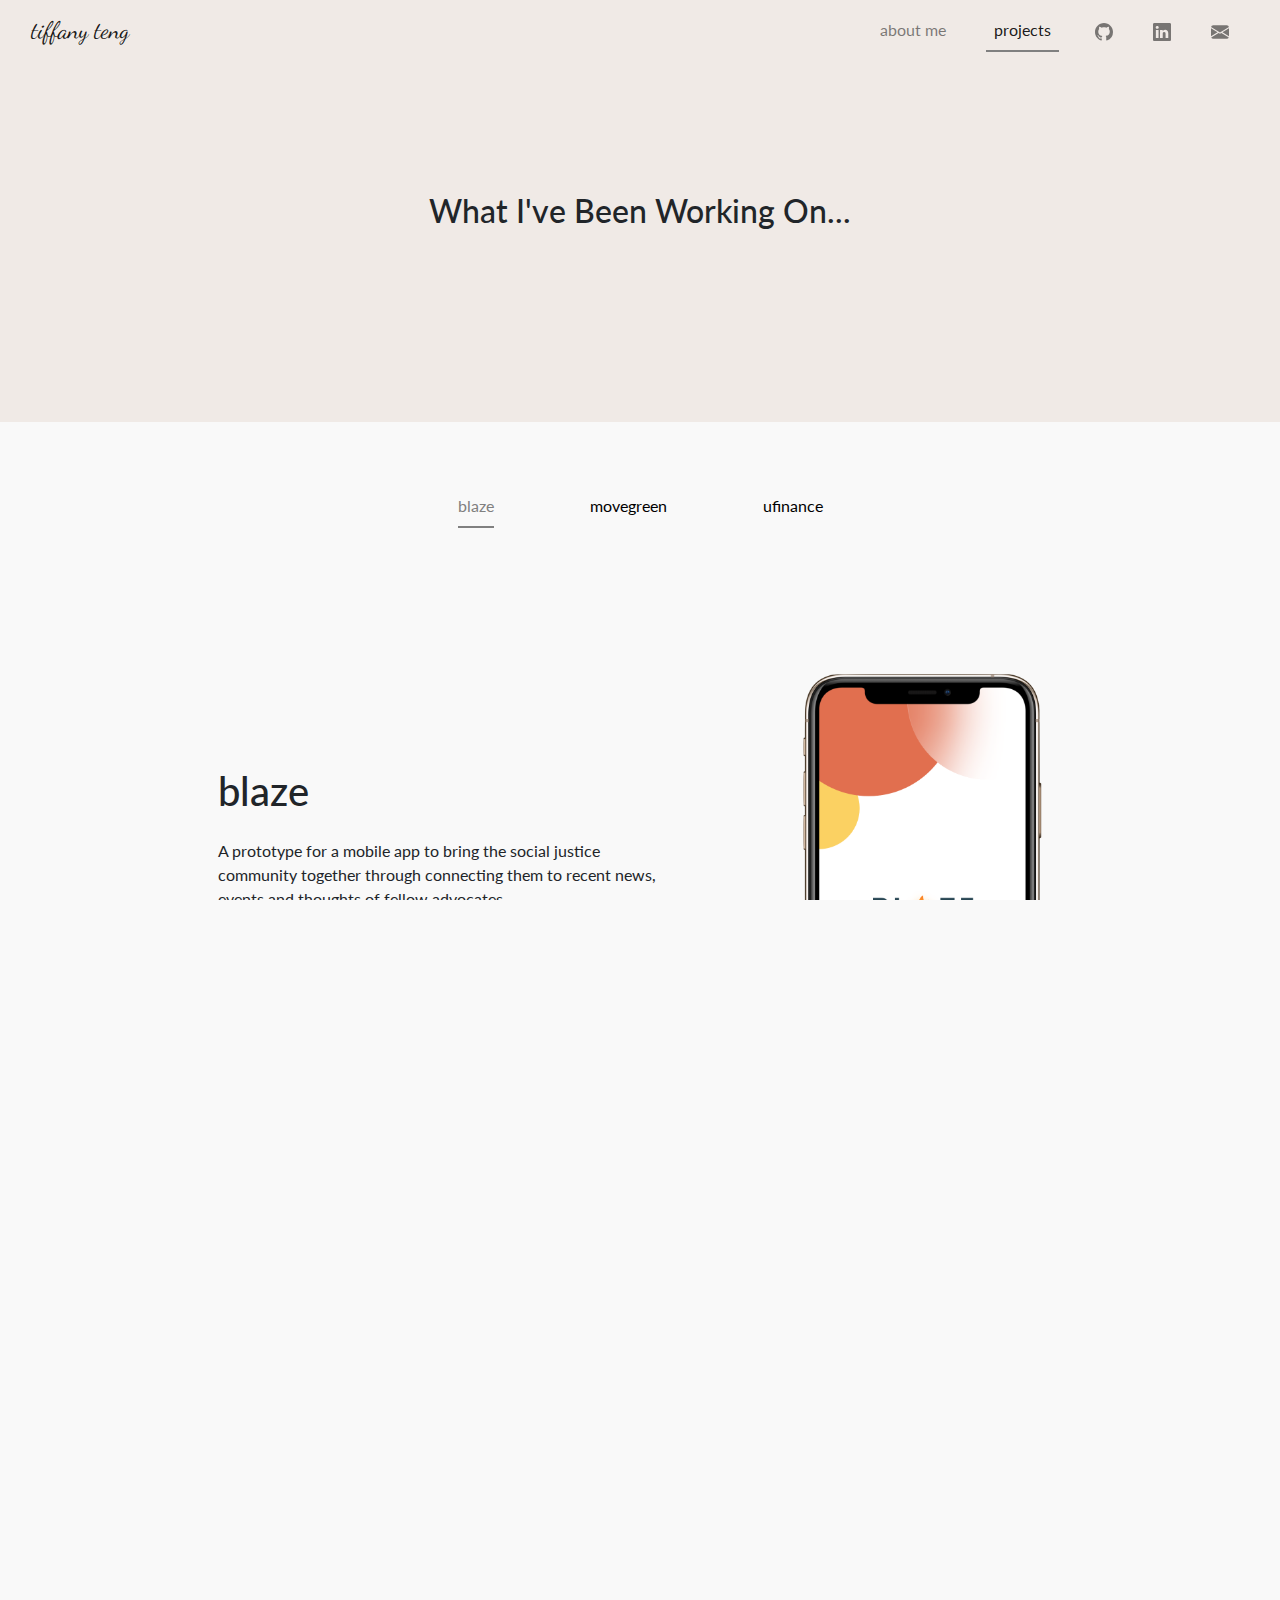
<file: projects/blaze.html>
<!doctype html>
<html lang="en">
  <head>
    <!-- Required meta tags -->
    <meta charset="utf-8">
    <meta name="viewport" content="width=device-width, initial-scale=1">

    <!-- Bootstrap CSS -->
    <link rel="stylesheet" href="https://stackpath.bootstrapcdn.com/bootstrap/4.3.1/css/bootstrap.min.css" integrity="sha384-ggOyR0iXCbMQv3Xipma34MD+dH/1fQ784/j6cY/iJTQUOhcWr7x9JvoRxT2MZw1T" crossorigin="anonymous">
    <link rel="stylesheet" href="../styles.css" />
   
    <!--<link rel="stylesheet" href="bootstrap/css/bootstrap.min.css">-->

    <title>tiffany teng</title>
    <!-- nav bar -->
    <nav class="navbar navbar-expand-lg fixed-top navbar-light bg-colour-2">
        <div class="container-fluid">
          <a class="navbar-brand" href="../index.html">tiffany teng</a>
          <button class="navbar-toggler" type="button" data-bs-toggle="collapse" data-bs-target="#navbarNav" aria-controls="navbarNav" aria-expanded="false" aria-label="Toggle navigation">
            <span class="navbar-toggler-icon"></span>
          </button>
          <div class="collapse navbar-collapse" id="navbarNav">
            <ul class="navbar-nav">
              <li class="nav-item">
                <a class="nav-link" href="../index.html">about me</a>
              </li>
              <li class="nav-item">
                <a class="nav-link active" aria-current="page" href="blaze.html">projects</a>
              </li>
              <li class="nav-item social-icon">
                <a class="nav-link" href="https://github.com/tiffanyteng1"><svg xmlns="http://www.w3.org/2000/svg" width="18" height="18" fill="currentColor" class="bi bi-github" viewBox="0 0 16 16">
                    <path d="M8 0C3.58 0 0 3.58 0 8c0 3.54 2.29 6.53 5.47 7.59.4.07.55-.17.55-.38 0-.19-.01-.82-.01-1.49-2.01.37-2.53-.49-2.69-.94-.09-.23-.48-.94-.82-1.13-.28-.15-.68-.52-.01-.53.63-.01 1.08.58 1.23.82.72 1.21 1.87.87 2.33.66.07-.52.28-.87.51-1.07-1.78-.2-3.64-.89-3.64-3.95 0-.87.31-1.59.82-2.15-.08-.2-.36-1.02.08-2.12 0 0 .67-.21 2.2.82.64-.18 1.32-.27 2-.27.68 0 1.36.09 2 .27 1.53-1.04 2.2-.82 2.2-.82.44 1.1.16 1.92.08 2.12.51.56.82 1.27.82 2.15 0 3.07-1.87 3.75-3.65 3.95.29.25.54.73.54 1.48 0 1.07-.01 1.93-.01 2.2 0 .21.15.46.55.38A8.012 8.012 0 0 0 16 8c0-4.42-3.58-8-8-8z"/>
                  </svg></a>
              </li>
              <li class="nav-item social-icon">
                  <a class="nav-link" href="www.linkedin.com/in/tiffany--teng"><svg xmlns="http://www.w3.org/2000/svg" width="18" height="18" fill="currentColor" class="bi bi-linkedin" viewBox="0 0 16 16">
                    <path d="M0 1.146C0 .513.526 0 1.175 0h13.65C15.474 0 16 .513 16 1.146v13.708c0 .633-.526 1.146-1.175 1.146H1.175C.526 16 0 15.487 0 14.854V1.146zm4.943 12.248V6.169H2.542v7.225h2.401zm-1.2-8.212c.837 0 1.358-.554 1.358-1.248-.015-.709-.52-1.248-1.342-1.248-.822 0-1.359.54-1.359 1.248 0 .694.521 1.248 1.327 1.248h.016zm4.908 8.212V9.359c0-.216.016-.432.08-.586.173-.431.568-.878 1.232-.878.869 0 1.216.662 1.216 1.634v3.865h2.401V9.25c0-2.22-1.184-3.252-2.764-3.252-1.274 0-1.845.7-2.165 1.193v.025h-.016a5.54 5.54 0 0 1 .016-.025V6.169h-2.4c.03.678 0 7.225 0 7.225h2.4z"/>
                  </svg></a>
              </li>
              <li class="nav-item social-icon">
                  <a class="nav-link" href="mailto: tiffany.teng@uwaterloo.ca"><svg xmlns="http://www.w3.org/2000/svg" width="18" height="18" fill="currentColor" class="bi bi-envelope-fill" viewBox="0 0 16 16">
                    <path d="M.05 3.555A2 2 0 0 1 2 2h12a2 2 0 0 1 1.95 1.555L8 8.414.05 3.555zM0 4.697v7.104l5.803-3.558L0 4.697zM6.761 8.83l-6.57 4.027A2 2 0 0 0 2 14h12a2 2 0 0 0 1.808-1.144l-6.57-4.027L8 9.586l-1.239-.757zm3.436-.586L16 11.801V4.697l-5.803 3.546z"/>
                  </svg></a>
              </li>
            </ul>
          </div>
        </div>
      </nav>
   
  </head>


  <body>
    <!--projects header and navigation-->
    <div>
      <div class="main-background bg-colour-2">
        <h2 id="projects-header">What I've Been Working On...</h2>
      </div>
      <div class="container projects-nav navbar">
        <div  id="projectsNav">
          <ul class="navbar-nav flex-row ">
            <li class="nav-item padding-extra">
                <a class="nav-link active" aria-current="page" href="blaze.html">blaze</a>
              </li>
            <li class="nav-item padding-extra">
              <a class="nav-link" href="movegreen.html">movegreen</a>
            </li>
            <li class="nav-item padding-extra">
              <a class="nav-link" href="ufinance.html">ufinance</a>
            </li>
          </ul>
        </div>
       </div>
    </div>

    <!--movegreen section-->
    <div class="wrapper">
      <div class="section d-flex">
        <div class="subsection-1">
          <h1>blaze</h1>
          <p class="project-des">A prototype for a mobile app to bring the social justice community together through connecting them to recent news, events and thoughts of fellow advocates.</p>  
          <a class="btn btn-outline" href="#demo">view live demo</a>
        </div>
        <img class="img-fluid phone-pic-adjust" src="../photos/blaze-frontscreen.png">
      </div>

      <div class="section d-flex">
        <div class="mg-rec bg-colour-3 "></div>
        <div class="d-flex flex-column shift-left">
        <div class="section d-flex">
          <img class="img-fluid phone-pic-adjust more-img-padding" src="../photos/blaze-news.png">
          <img class="img-fluid phone-pic-adjust more-img-padding"src="../photos/blaze-groups.png">
          <div class="subsection-2 ">
            <h2 class="project-des" class="extra-margin">see recent news and join groups</h2>
            <p class="project-des"  class="extra-margin"> Users can read the most recent articles on their chosen topics of interests. They can also join movements that give all the information on the topic from coming events and news to posts from others in the movement.</p>
          </div>
        </div>

        <div class="section d-flex">
            <div class="subsection-2" >
                <h2 class="project-des" class="extra-margin">find nearby events</h2>
                <p class="project-des"  class="extra-margin">Search for events by location or by topic which will give users information about the event and allow easy registration. Users can also create their own events and view the ones their friends are attending.</p>
              </div>
            <img class="img-fluid phone-pic-adjust more-img-padding" src="../photos/blaze-maps.png">
            <img class="img-fluid phone-pic-adjust more-img-padding"src="../photos/blaze-events.png">
            
        </div>
        <div class="d-flex" id="demo">
      
            <iframe class="rounded" style="border: 1px solid rgba(0, 0, 0, 0.1);" width="900" height="500" src="https://www.figma.com/embed?embed_host=share&url=https%3A%2F%2Fwww.figma.com%2Fproto%2FNbbaSgX2lJFnnMnhdmz4o3%2FBlaze-Prototype-2021%3Fnode-id%3D102%253A124%26viewport%3D341%252C348%252C0.2040676325559616%26scaling%3Dscale-down%26page-id%3D0%253A1" allowfullscreen></iframe>
            <a target="_blank" src="https://www.figma.com/proto/NbbaSgX2lJFnnMnhdmz4o3/Blaze-Prototype-2021?node-id=10%3A3&viewport=341%2C348%2C0.2040676325559616&scaling=scale-down&page-id=0%3A1">view in separate tab</a>
  
        </div>
      </div>
      
      
      </div>
    </div>
     
  
    <!-- Option 1: Bootstrap Bundle with Popper -->
  <script src="https://cdn.jsdelivr.net/npm/bootstrap@5.0.0-beta2/dist/js/bootstrap.bundle.min.js" integrity="sha384-b5kHyXgcpbZJO/tY9Ul7kGkf1S0CWuKcCD38l8YkeH8z8QjE0GmW1gYU5S9FOnJ0" crossorigin="anonymous"></script>

    <!-- Option 2: Separate Popper and Bootstrap JS -->
    <!--
    <script src="https://cdn.jsdelivr.net/npm/@popperjs/core@2.6.0/dist/umd/popper.min.js" integrity="sha384-KsvD1yqQ1/1+IA7gi3P0tyJcT3vR+NdBTt13hSJ2lnve8agRGXTTyNaBYmCR/Nwi" crossorigin="anonymous"></script>
    <script src="https://cdn.jsdelivr.net/npm/bootstrap@5.0.0-beta2/dist/js/bootstrap.min.js" integrity="sha384-nsg8ua9HAw1y0W1btsyWgBklPnCUAFLuTMS2G72MMONqmOymq585AcH49TLBQObG" crossorigin="anonymous"></script>
    -->
  </body>
</html>
</file>
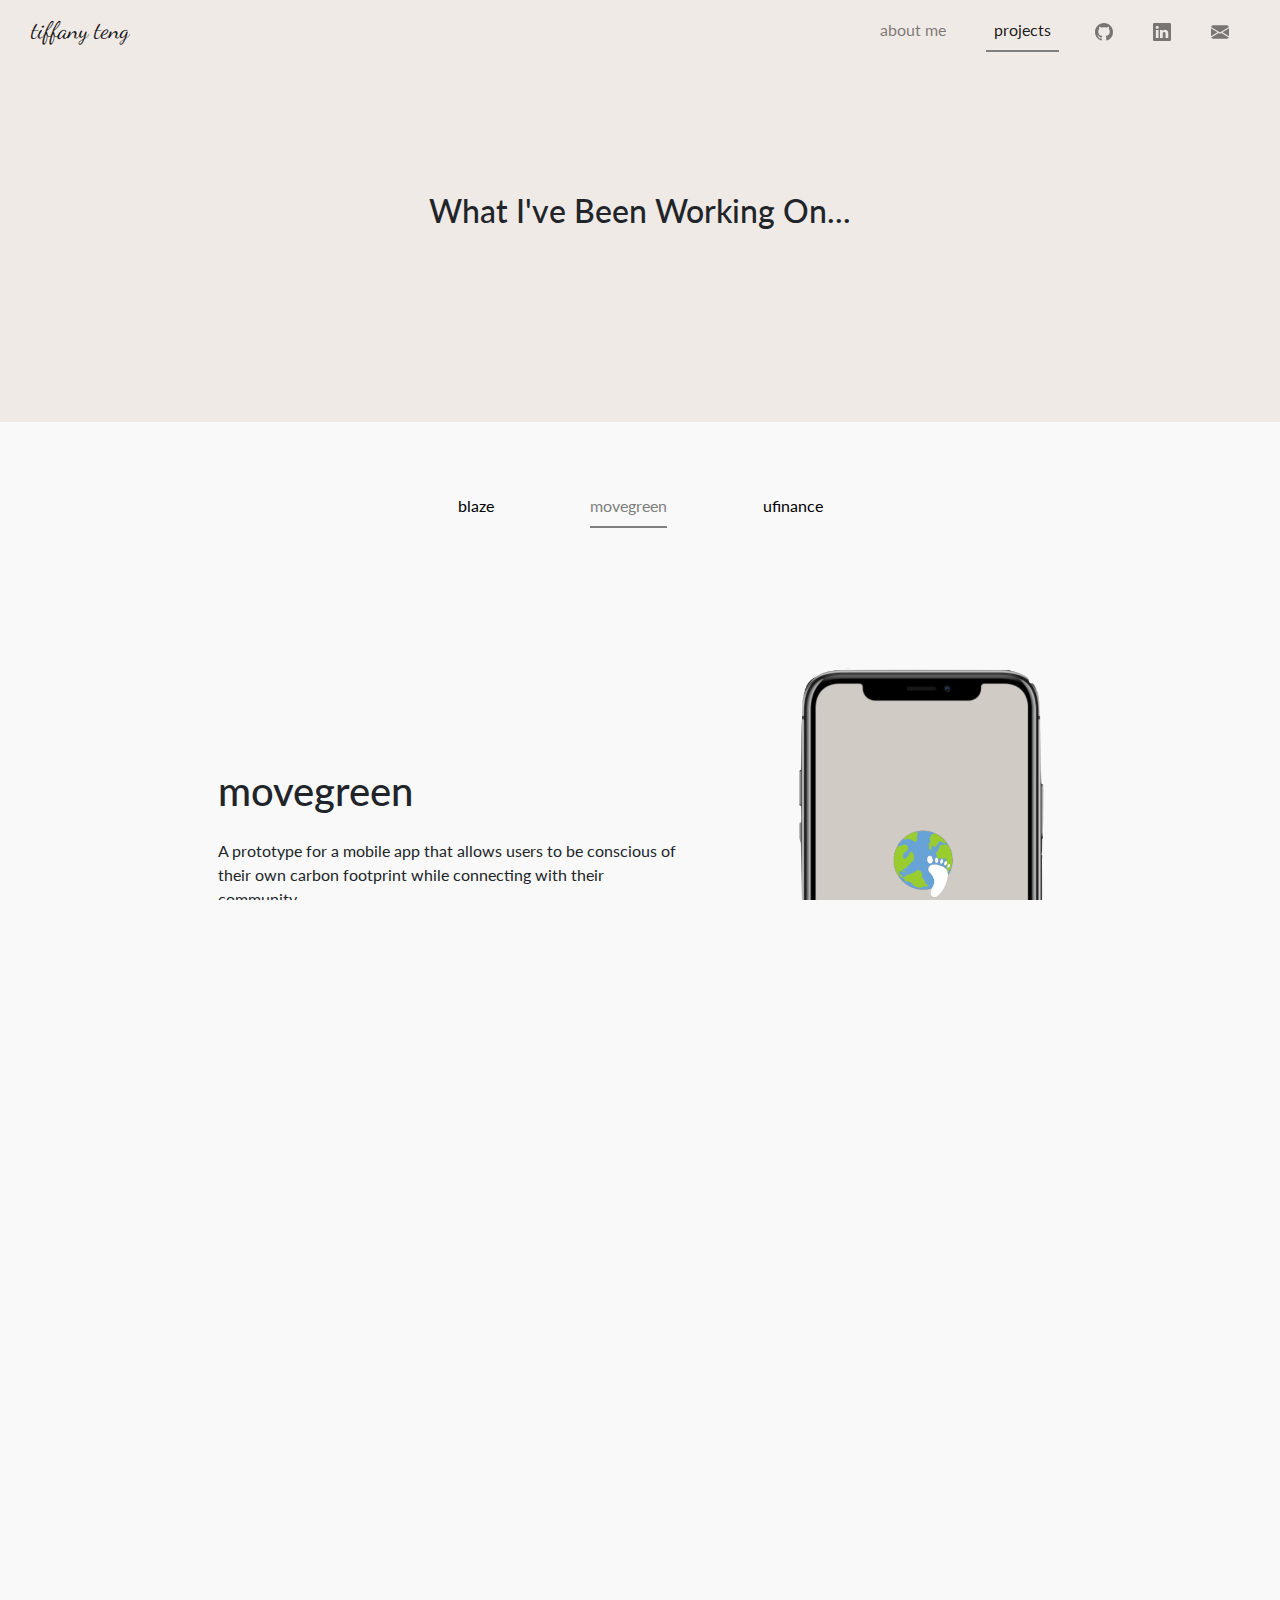
<file: projects/movegreen.html>
<!doctype html>
<html lang="en">
  <head>
    <!-- Required meta tags -->
    <meta charset="utf-8">
    <meta name="viewport" content="width=device-width, initial-scale=1">

    <!-- Bootstrap CSS -->
    <link rel="stylesheet" href="https://stackpath.bootstrapcdn.com/bootstrap/4.3.1/css/bootstrap.min.css" integrity="sha384-ggOyR0iXCbMQv3Xipma34MD+dH/1fQ784/j6cY/iJTQUOhcWr7x9JvoRxT2MZw1T" crossorigin="anonymous">
    <link rel="stylesheet" href="../styles.css" />
   
    <!--<link rel="stylesheet" href="bootstrap/css/bootstrap.min.css">-->

    <title>tiffany teng</title>
    <!-- nav bar -->
    <nav class="navbar navbar-expand-lg fixed-top navbar-light bg-colour-2">
        <div class="container-fluid">
          <a class="navbar-brand" href="../index.html">tiffany teng</a>
          <button class="navbar-toggler" type="button" data-bs-toggle="collapse" data-bs-target="#navbarNav" aria-controls="navbarNav" aria-expanded="false" aria-label="Toggle navigation">
            <span class="navbar-toggler-icon"></span>
          </button>
          <div class="collapse navbar-collapse" id="navbarNav">
            <ul class="navbar-nav">
              <li class="nav-item">
                <a class="nav-link" href="../index.html">about me</a>
              </li>
              <li class="nav-item">
                <a class="nav-link active" aria-current="page" href="#">projects</a>
              </li>

              <li class="nav-item social-icon">
                <a class="nav-link" href="https://github.com/tiffanyteng1"><svg xmlns="http://www.w3.org/2000/svg" width="18" height="18" fill="currentColor" class="bi bi-github" viewBox="0 0 16 16">
                    <path d="M8 0C3.58 0 0 3.58 0 8c0 3.54 2.29 6.53 5.47 7.59.4.07.55-.17.55-.38 0-.19-.01-.82-.01-1.49-2.01.37-2.53-.49-2.69-.94-.09-.23-.48-.94-.82-1.13-.28-.15-.68-.52-.01-.53.63-.01 1.08.58 1.23.82.72 1.21 1.87.87 2.33.66.07-.52.28-.87.51-1.07-1.78-.2-3.64-.89-3.64-3.95 0-.87.31-1.59.82-2.15-.08-.2-.36-1.02.08-2.12 0 0 .67-.21 2.2.82.64-.18 1.32-.27 2-.27.68 0 1.36.09 2 .27 1.53-1.04 2.2-.82 2.2-.82.44 1.1.16 1.92.08 2.12.51.56.82 1.27.82 2.15 0 3.07-1.87 3.75-3.65 3.95.29.25.54.73.54 1.48 0 1.07-.01 1.93-.01 2.2 0 .21.15.46.55.38A8.012 8.012 0 0 0 16 8c0-4.42-3.58-8-8-8z"/>
                  </svg></a>
              </li>
              <li class="nav-item social-icon">
                  <a class="nav-link" href="www.linkedin.com/in/tiffany--teng"><svg xmlns="http://www.w3.org/2000/svg" width="18" height="18" fill="currentColor" class="bi bi-linkedin" viewBox="0 0 16 16">
                    <path d="M0 1.146C0 .513.526 0 1.175 0h13.65C15.474 0 16 .513 16 1.146v13.708c0 .633-.526 1.146-1.175 1.146H1.175C.526 16 0 15.487 0 14.854V1.146zm4.943 12.248V6.169H2.542v7.225h2.401zm-1.2-8.212c.837 0 1.358-.554 1.358-1.248-.015-.709-.52-1.248-1.342-1.248-.822 0-1.359.54-1.359 1.248 0 .694.521 1.248 1.327 1.248h.016zm4.908 8.212V9.359c0-.216.016-.432.08-.586.173-.431.568-.878 1.232-.878.869 0 1.216.662 1.216 1.634v3.865h2.401V9.25c0-2.22-1.184-3.252-2.764-3.252-1.274 0-1.845.7-2.165 1.193v.025h-.016a5.54 5.54 0 0 1 .016-.025V6.169h-2.4c.03.678 0 7.225 0 7.225h2.4z"/>
                  </svg></a>
              </li>
              <li class="nav-item social-icon">
                  <a class="nav-link" href="mailto: tiffany.teng@uwaterloo.ca"><svg xmlns="http://www.w3.org/2000/svg" width="18" height="18" fill="currentColor" class="bi bi-envelope-fill" viewBox="0 0 16 16">
                    <path d="M.05 3.555A2 2 0 0 1 2 2h12a2 2 0 0 1 1.95 1.555L8 8.414.05 3.555zM0 4.697v7.104l5.803-3.558L0 4.697zM6.761 8.83l-6.57 4.027A2 2 0 0 0 2 14h12a2 2 0 0 0 1.808-1.144l-6.57-4.027L8 9.586l-1.239-.757zm3.436-.586L16 11.801V4.697l-5.803 3.546z"/>
                  </svg></a>
              </li>
            </ul>
          </div>
        </div>
      </nav>
   
  </head>


  <body>
    <!--projects header and navigation-->
    <div>
      <div class="main-background bg-colour-2">
        <h2 id="projects-header">What I've Been Working On...</h2>
      </div>
      <div class="container projects-nav navbar">
        <div  id="projectsNav">
          <ul class="navbar-nav flex-row ">
            <li class="nav-item padding-extra">
              <a class="nav-link"  href="blaze.html">blaze</a>
            </li>
            <li class="nav-item padding-extra">
              <a class="nav-link active" aria-current="page" href="movegreen.html">movegreen</a>
            </li>
            <li class="nav-item padding-extra">
              <a class="nav-link" href="ufinance.html">ufinance</a>
            </li>
          </ul>
        </div>
       </div>
    </div>

    <!--movegreen section-->
    <div class="wrapper">
      <div class="section d-flex">
        <div class="subsection-1">
          <h1 id="movegreen-title">movegreen</h1>
          <p class="project-des">A prototype for a mobile app that allows users to be conscious of their own carbon footprint while connecting with their community.</p>  
          <a class="btn btn-outline" href="#demo">view live demo</a>
        </div>
        <img class="img-fluid phone-pic-adjust" src="../photos/mg-landing-page.png">
      </div>

      <div class="section d-flex">
        <div class="mg-rec bg-colour-3"></div>
      <div class="d-flex flex-column shift-left">
        <!--<div class="section d-flex">
          
          <div class="subsection-2 ">
            <p id="movegreen-des">Users are able to make their own profile and connect with their friends! Acts as both a carbon footprint tracker and travel journey!</p>
          </div>
        </div>-->
        <div class="section d-flex">
          <img class="img-fluid phone-pic-adjust more-img-padding" src="../photos/mg-profile-page.png">
          <img class="img-fluid phone-pic-adjust more-img-padding"src="../photos/movegreen_front.png">
          <div class="subsection-2 ">
            <h2 class="project-des"  class="extra-margin">track your carbon footprint</h2>
            <p class="project-des"  class="extra-margin"> Users track their own and can see their friends' travel desitnations with the associated carbon footprint (a 0-4 scale depending on the mode of transportation).</p>
          </div>
        </div>
      <div class="d-flex" id="demo">
        <iframe class="rounded" style="border: 1px solid rgba(0, 0, 0, 0.1);" width="900" height="500" src="https://www.figma.com/embed?embed_host=share&url=https%3A%2F%2Fwww.figma.com%2Fproto%2Fo0YRvOnuTMl47TxflvAcvR%2FHackAttack-2020-Copy%3Fnode-id%3D72%253A4%26scaling%3Dcontain%26page-id%3D0%253A1" allowfullscreen></iframe>
        <a target="_blank" href="https://www.figma.com/proto/o0YRvOnuTMl47TxflvAcvR/HackAttack-2020-Copy?node-id=72%3A4&scaling=contain&page-id=0%3A1">view in separate tab</a>
      </div>
      </div>
      
      </div>
    </div>
     
  
    <!-- Option 1: Bootstrap Bundle with Popper -->
  <script src="https://cdn.jsdelivr.net/npm/bootstrap@5.0.0-beta2/dist/js/bootstrap.bundle.min.js" integrity="sha384-b5kHyXgcpbZJO/tY9Ul7kGkf1S0CWuKcCD38l8YkeH8z8QjE0GmW1gYU5S9FOnJ0" crossorigin="anonymous"></script>

    <!-- Option 2: Separate Popper and Bootstrap JS -->
    <!--
    <script src="https://cdn.jsdelivr.net/npm/@popperjs/core@2.6.0/dist/umd/popper.min.js" integrity="sha384-KsvD1yqQ1/1+IA7gi3P0tyJcT3vR+NdBTt13hSJ2lnve8agRGXTTyNaBYmCR/Nwi" crossorigin="anonymous"></script>
    <script src="https://cdn.jsdelivr.net/npm/bootstrap@5.0.0-beta2/dist/js/bootstrap.min.js" integrity="sha384-nsg8ua9HAw1y0W1btsyWgBklPnCUAFLuTMS2G72MMONqmOymq585AcH49TLBQObG" crossorigin="anonymous"></script>
    -->
  </body>
</html>
</file>
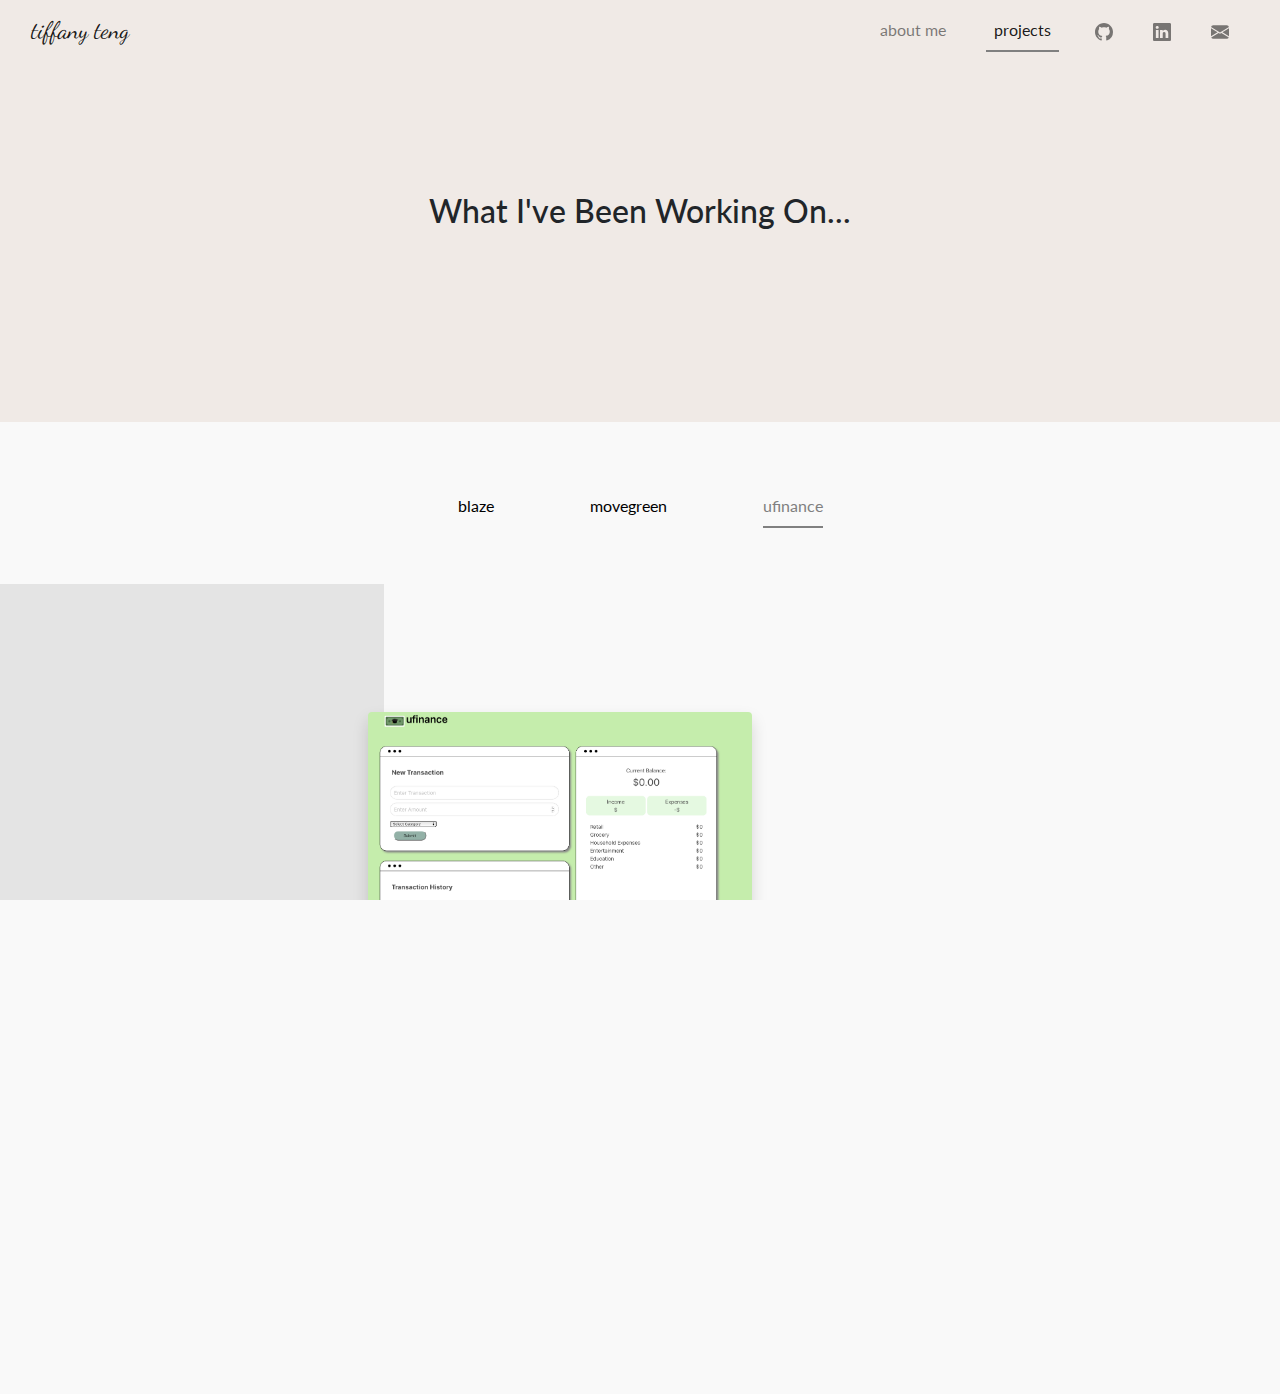
<file: projects/ufinance.html>
<!doctype html>
<html lang="en">
  <head>
    <!-- Required meta tags -->
    <meta charset="utf-8">
    <meta name="viewport" content="width=device-width, initial-scale=1">

    <!-- Bootstrap CSS -->
    <link rel="stylesheet" href="https://stackpath.bootstrapcdn.com/bootstrap/4.3.1/css/bootstrap.min.css" integrity="sha384-ggOyR0iXCbMQv3Xipma34MD+dH/1fQ784/j6cY/iJTQUOhcWr7x9JvoRxT2MZw1T" crossorigin="anonymous">
    <link rel="stylesheet" href="../styles.css" />
   
    <!--<link rel="stylesheet" href="bootstrap/css/bootstrap.min.css">-->

    <title>tiffany teng</title>
    <!-- nav bar -->
    <nav class="navbar navbar-expand-lg fixed-top navbar-light bg-colour-2">
        <div class="container-fluid">
          <a class="navbar-brand" href="../index.html">tiffany teng</a>
          <button class="navbar-toggler" type="button" data-bs-toggle="collapse" data-bs-target="#navbarNav" aria-controls="navbarNav" aria-expanded="false" aria-label="Toggle navigation">
            <span class="navbar-toggler-icon"></span>
          </button>
          <div class="collapse navbar-collapse" id="navbarNav">
            <ul class="navbar-nav">
              <li class="nav-item">
                <a class="nav-link" href="../index.html">about me</a>
              </li>
              <li class="nav-item">
                <a class="nav-link active" aria-current="page" href="#">projects</a>
              </li>

              <li class="nav-item social-icon">
                <a class="nav-link" href="https://github.com/tiffanyteng1"><svg xmlns="http://www.w3.org/2000/svg" width="18" height="18" fill="currentColor" class="bi bi-github" viewBox="0 0 16 16">
                    <path d="M8 0C3.58 0 0 3.58 0 8c0 3.54 2.29 6.53 5.47 7.59.4.07.55-.17.55-.38 0-.19-.01-.82-.01-1.49-2.01.37-2.53-.49-2.69-.94-.09-.23-.48-.94-.82-1.13-.28-.15-.68-.52-.01-.53.63-.01 1.08.58 1.23.82.72 1.21 1.87.87 2.33.66.07-.52.28-.87.51-1.07-1.78-.2-3.64-.89-3.64-3.95 0-.87.31-1.59.82-2.15-.08-.2-.36-1.02.08-2.12 0 0 .67-.21 2.2.82.64-.18 1.32-.27 2-.27.68 0 1.36.09 2 .27 1.53-1.04 2.2-.82 2.2-.82.44 1.1.16 1.92.08 2.12.51.56.82 1.27.82 2.15 0 3.07-1.87 3.75-3.65 3.95.29.25.54.73.54 1.48 0 1.07-.01 1.93-.01 2.2 0 .21.15.46.55.38A8.012 8.012 0 0 0 16 8c0-4.42-3.58-8-8-8z"/>
                  </svg></a>
              </li>
              <li class="nav-item social-icon">
                  <a class="nav-link" href="www.linkedin.com/in/tiffany--teng"><svg xmlns="http://www.w3.org/2000/svg" width="18" height="18" fill="currentColor" class="bi bi-linkedin" viewBox="0 0 16 16">
                    <path d="M0 1.146C0 .513.526 0 1.175 0h13.65C15.474 0 16 .513 16 1.146v13.708c0 .633-.526 1.146-1.175 1.146H1.175C.526 16 0 15.487 0 14.854V1.146zm4.943 12.248V6.169H2.542v7.225h2.401zm-1.2-8.212c.837 0 1.358-.554 1.358-1.248-.015-.709-.52-1.248-1.342-1.248-.822 0-1.359.54-1.359 1.248 0 .694.521 1.248 1.327 1.248h.016zm4.908 8.212V9.359c0-.216.016-.432.08-.586.173-.431.568-.878 1.232-.878.869 0 1.216.662 1.216 1.634v3.865h2.401V9.25c0-2.22-1.184-3.252-2.764-3.252-1.274 0-1.845.7-2.165 1.193v.025h-.016a5.54 5.54 0 0 1 .016-.025V6.169h-2.4c.03.678 0 7.225 0 7.225h2.4z"/>
                  </svg></a>
              </li>
              <li class="nav-item social-icon">
                  <a class="nav-link" href="mailto: tiffany.teng@uwaterloo.ca"><svg xmlns="http://www.w3.org/2000/svg" width="18" height="18" fill="currentColor" class="bi bi-envelope-fill" viewBox="0 0 16 16">
                    <path d="M.05 3.555A2 2 0 0 1 2 2h12a2 2 0 0 1 1.95 1.555L8 8.414.05 3.555zM0 4.697v7.104l5.803-3.558L0 4.697zM6.761 8.83l-6.57 4.027A2 2 0 0 0 2 14h12a2 2 0 0 0 1.808-1.144l-6.57-4.027L8 9.586l-1.239-.757zm3.436-.586L16 11.801V4.697l-5.803 3.546z"/>
                  </svg></a>
              </li>
            </ul>
          </div>
        </div>
      </nav>
   
  </head>


  <body>
    <!--projects header and navigation-->
    <div>
      <div class="main-background bg-colour-2">
        <h2 id="projects-header">What I've Been Working On...</h2>
      </div>
      <div class="container projects-nav navbar">
        <div  id="projectsNav">
          <ul class="navbar-nav flex-row ">
            <li class="nav-item padding-extra">
              <a class="nav-link" href="blaze.html">blaze</a>
            </li>
            <li class="nav-item padding-extra">
              <a class="nav-link" href="movegreen.html">movegreen</a>
            </li>
            <li class="nav-item padding-extra">
              <a class="nav-link active" aria-current="page" href="ufinance.html">ufinance</a>
            </li>
          </ul>
        </div>
       </div>
    </div>

    <!--ufinance section-->
    <div class="position-relative">
     <div class="position-absolute">
        <div class="ufinance-rec bg-colour-3"></div>
      </div>
      <div class="position-absolute d-flex ufinance">
        <img id="ufinance-photo" class="img-fluid rounded shadow" src="../photos/ufinance web app interface.png">
        <div class="ufinance-description">
          <h1 >ufinance</h1>
          <p >A fully functional web application coded in react to help students keep track of their own income and expenses. Students are also able to see where they spent the most money to help with budgeting.</p>

          <a class="btn btn-outline" target="_blank" href="https://github.com/tiffanyteng1/ufinance-app">view repo</a>
          <a class="btn btn-outline" target="_blank" href="https://sf22o.csb.app/">see live web app</a>
        </div>
      </div>

     
      
      </div>
    </div>
     
  
    <!-- Option 1: Bootstrap Bundle with Popper -->
  <script src="https://cdn.jsdelivr.net/npm/bootstrap@5.0.0-beta2/dist/js/bootstrap.bundle.min.js" integrity="sha384-b5kHyXgcpbZJO/tY9Ul7kGkf1S0CWuKcCD38l8YkeH8z8QjE0GmW1gYU5S9FOnJ0" crossorigin="anonymous"></script>

    <!-- Option 2: Separate Popper and Bootstrap JS -->
    <!--
    <script src="https://cdn.jsdelivr.net/npm/@popperjs/core@2.6.0/dist/umd/popper.min.js" integrity="sha384-KsvD1yqQ1/1+IA7gi3P0tyJcT3vR+NdBTt13hSJ2lnve8agRGXTTyNaBYmCR/Nwi" crossorigin="anonymous"></script>
    <script src="https://cdn.jsdelivr.net/npm/bootstrap@5.0.0-beta2/dist/js/bootstrap.min.js" integrity="sha384-nsg8ua9HAw1y0W1btsyWgBklPnCUAFLuTMS2G72MMONqmOymq585AcH49TLBQObG" crossorigin="anonymous"></script>
    -->
  </body>
</html>
</file>
<file: styles.css>
@import url('https://fonts.googleapis.com/css2?family=Dancing+Script&display=swap');
@import url('https://fonts.googleapis.com/css2?family=Lato&family=Montserrat&display=swap');
@import url('https://fonts.googleapis.com/css2?family=Lato&family=Merriweather+Sans:ital,wght@0,400;1,300&family=Montserrat&family=Open+Sans&display=swap');

html, body, head{
    font-size: 16px;
    font-family: 'Lato', sans-serif;
    width: 100%;
    height: 100%;
    overflow-x:hidden ;
    background-color: #f9f9f9;
}

a{
    color: black;
}
a:hover{
    color: grey;
}

/*navigation bar */

.navbar-brand {
    font-family: 'Dancing Script', cursive;
    font-size: 1.5rem;
}

.active{
    border-bottom: 2px solid grey;
    color: grey;
}
.navbar-collapse{
    flex-grow: 0;
}
.nav-item{
    padding-left: 1em;
    padding-right: 1em;
}
.social-icon{
    padding-left: 0.75rem;
    padding-right: 0.75rem;
}

.bg-colour{
    background: #E6EEF0 ;
}
.bg-colour-1{
    background:transparent;
}
.bg-colour-2{
    background: #F0EAE6;
}
.bg-colour-3{
    background: #E4E4E4;
}

/*main section*/
.main-background {
    text-align: center;
    height: inherit;
    width: 100%;
  
}
.front-rec {
    width: 40vw;
    height: 100%;
}
.main-background p{
    width: 35vw;
}
.description-container{
    justify-content: center;
    flex-direction: column;
    margin: 5vh 0 8vh 5vw;
    
}
.description-container img{
    margin-left: 10vw;
    max-width: 70vw;
    max-height: 50vh;
}
@media only screen and (min-width: 576px){
.description-container{
    padding: 10% 7%;
    flex-direction: row;
    margin: 5vh 0 8vh 5vw;
}
.description-container img{
    margin-left: 10vw;
     max-height: 55vh;
}
}
.des-connect{
    margin: 10vh 4vw;
    text-align: left;
    
}
.des-connect h1{
    margin-left: 0.75rem;
    margin-bottom: 1.5rem;
    font-family: 'Merriweather Sans', sans-serif;
}
.des-connect p{
    font-size: 1.1rem; 
    margin: 1.5rem 0 1.5rem 0.75rem;
 
}
.des-connect .btn {
    margin: 0 0.75rem;
    
}
.btn-outline {
   border-radius: 0.15rem;
    border-color: black;
    padding-right: 3.75rem;
}
.btn-outline:hover{
    background-color: black;
    color: white;
}

/*end of main section*/

/*end of nav bar styles*/

/*home*/
.margin-top{
    margin-top: 8rem;
}
#projects{
    margin-top: 4rem;
    margin-bottom: 4rem;;
}
.projects-gallery h1{
    font-size: 3rem;
    text-align: center;
    padding: 5rem 0;
    transform: translateX(-20vw);
    transition-duration: 2s;

}
.projects-gallery .container {
    padding-top: 2rem;
    padding-bottom: 2rem;
   margin-top: 4rem;
   margin-bottom: 10rem;;
}
.projects-gallery img:hover{
    transform: scale(1.05);
}
.main-rec{
    height: 100vh;
    width: 35vw;
}

.gallery h1{
    padding: 4rem 0 2rem 0;
    margin-top: 2rem;
    font-size: 3rem;
    transform: translateX(55vw);
    transition-duration: 2s;
}
.gallery{
    flex-shrink: 1;
}
.right {
    top: 0;
    right: 0;
}
.gallery figure {
    text-align: right;
    font-size: 1rem;
    margin-top: 2rem;
    margin-bottom: 2rem;
}
.gallery figcaption{
    margin-top: 0.15rem;
}
.gallery-pic {
    max-width: 70vw;
    max-height: 50vh;
    margin-left: 5vw;
  
}
.about-me-description{
    width: 40%;
    text-align: center;
    transform: translateX(45vw);
    
}

/*ecuador-gallery*/
.ecuador{
    transform: translateX(20vw);
}
.gallery-box{
    width: 45vw;
    height: 85vh;

}
.container-1{
    padding: 0;
    float: right;
}
.photos-container h1 {
    font-size: 3rem;
}
.photos-container{
    margin: 3rem 0;
    flex-direction: column;
    text-align: center;
}
#date{
    font-size: 1.25rem;
}

.photos-adjust{
    margin-top: 5rem;
    margin-bottom: 1rem;
    max-width: 45vw;
 
}
.description-adjust{
   
    margin-left: 20vw;
    margin-right: 20vw;
}

/*projects*/
#projects-header{
    padding-top: 12rem;
    padding-bottom: 12rem;
}
.projects-nav{
    justify-content: center;
    padding: 3rem;
}
.padding-extra{
    padding: .5rem 3rem ;
}
.section{
    padding-top: 5rem;
    padding-bottom: 5rem;
}

.subsection-1{
    margin: 8% 0 8% 17%;
    width: 45vw;
    
}
.subsection-1 p { /* make this a standard where there are buttons?*/
    margin: 1.5rem 0;
}

/*movegreen & blaze*/
.subsection-2{
    margin: 15vh 0 20vh 2vw;
    padding-left: 8vw;

}

.extra-margin{
    margin-left: 7vw;
    
}
.project-des{
    width: 80%;
}
.phone-pic-adjust{
    max-width: 25vw;
    max-height: 55vh;
    padding: 0 5px;
}
.mg-rec{
    width: 35vw;
    height: 170vh;
}
.shift-left{
    transform: translateX(-8vw);
}
#demo{
    margin-top: 10vh;
    flex-direction: column;
    transform: none;

}



/*ewb*/

.ewb-rec{
    width: 30vw;
    height: 80vh;

}
.subsection {
    margin-top: 7rem;
}

.ewb-description{
    width: 35%;
    margin: 5rem 0.5rem;
    transform: translateX(15vw);
    
}

#ewb-pic{
    margin: 2rem 1rem;
    max-width: 40vw;
    max-height: 50vh;
    transform: translateX(27vw)

}

/*ufinance*/
.ufinance {
    margin: 7rem;
    flex-direction: column;
}
#ufinance-photo{
    max-width: 30vw;
    max-height: 40vh;
    margin: 1rem 0;
    transform: translateX(20vw);
}
.ufinance-description{
    margin: 3rem;
    width: 45%;
    transform: translateX(26vw);
}
.ufinance-rec{
    width: 30vw;
    height: 90vh;
    
}
</file>
